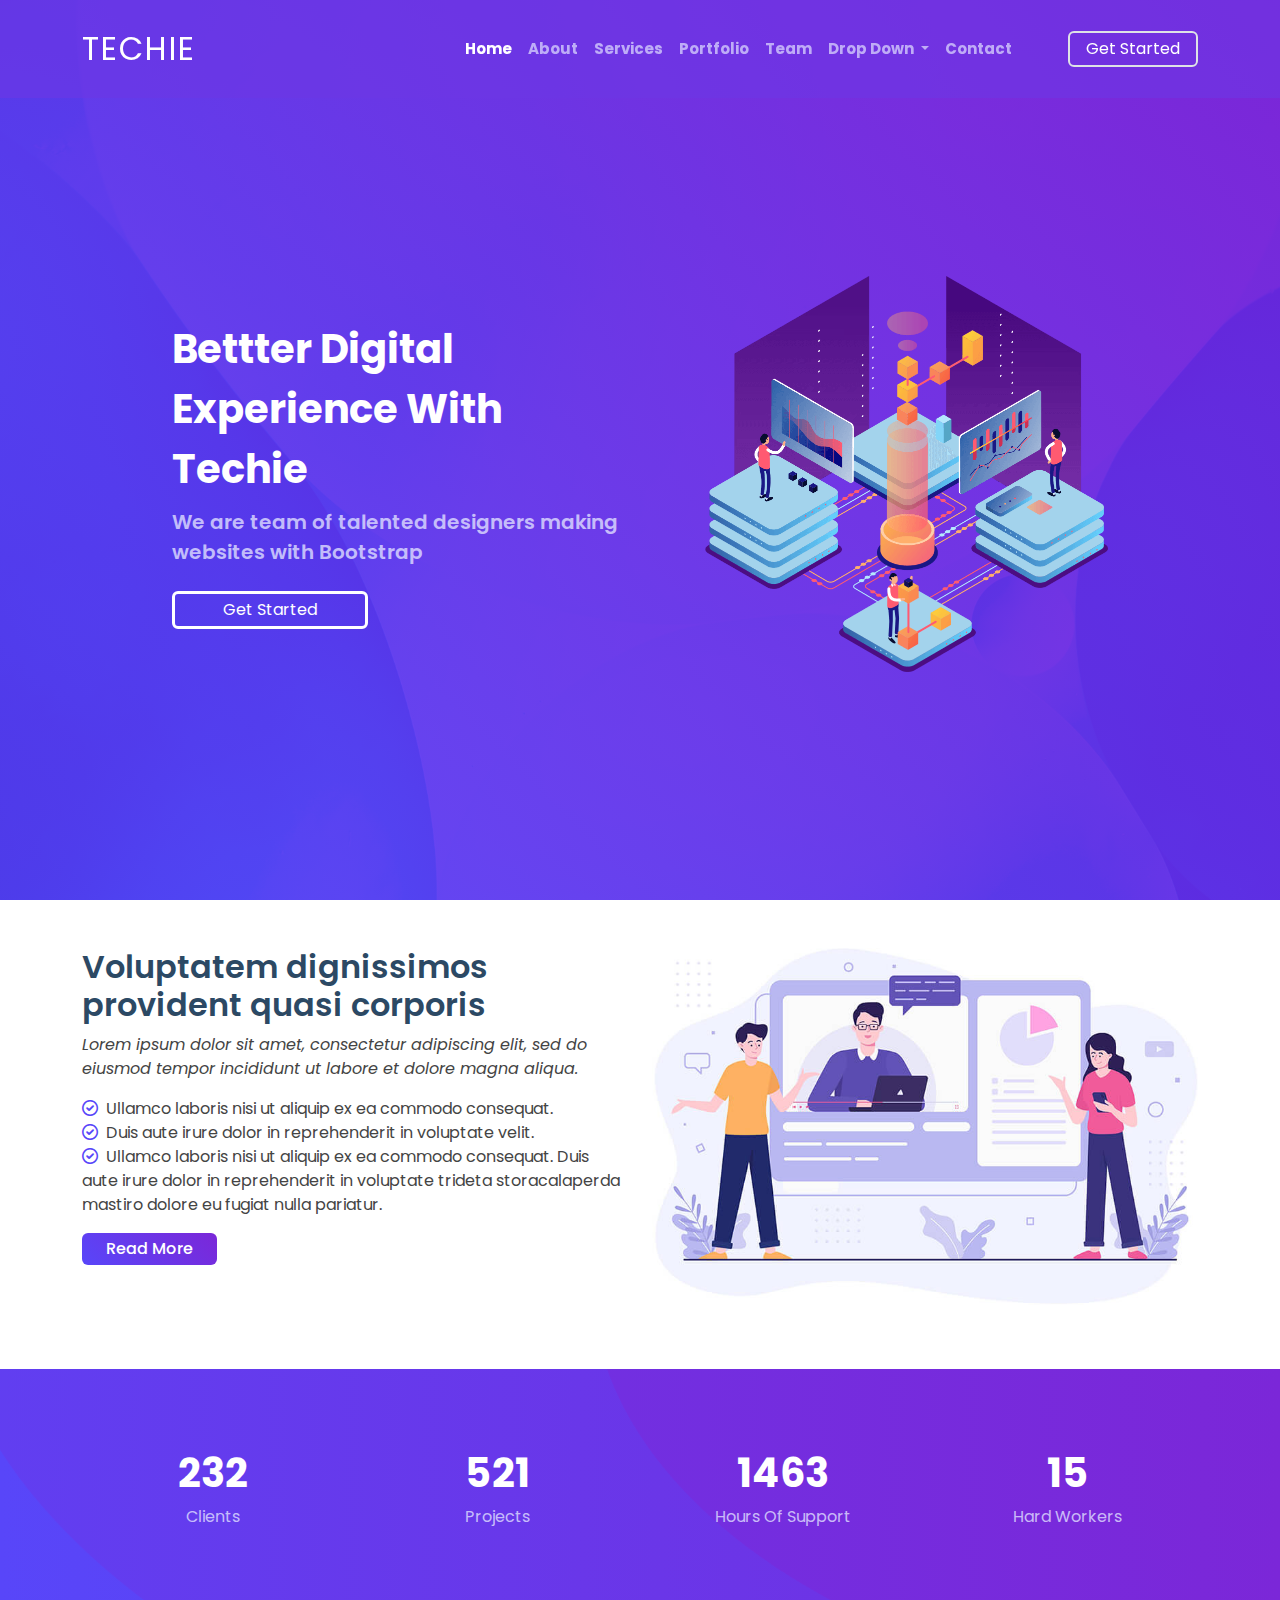
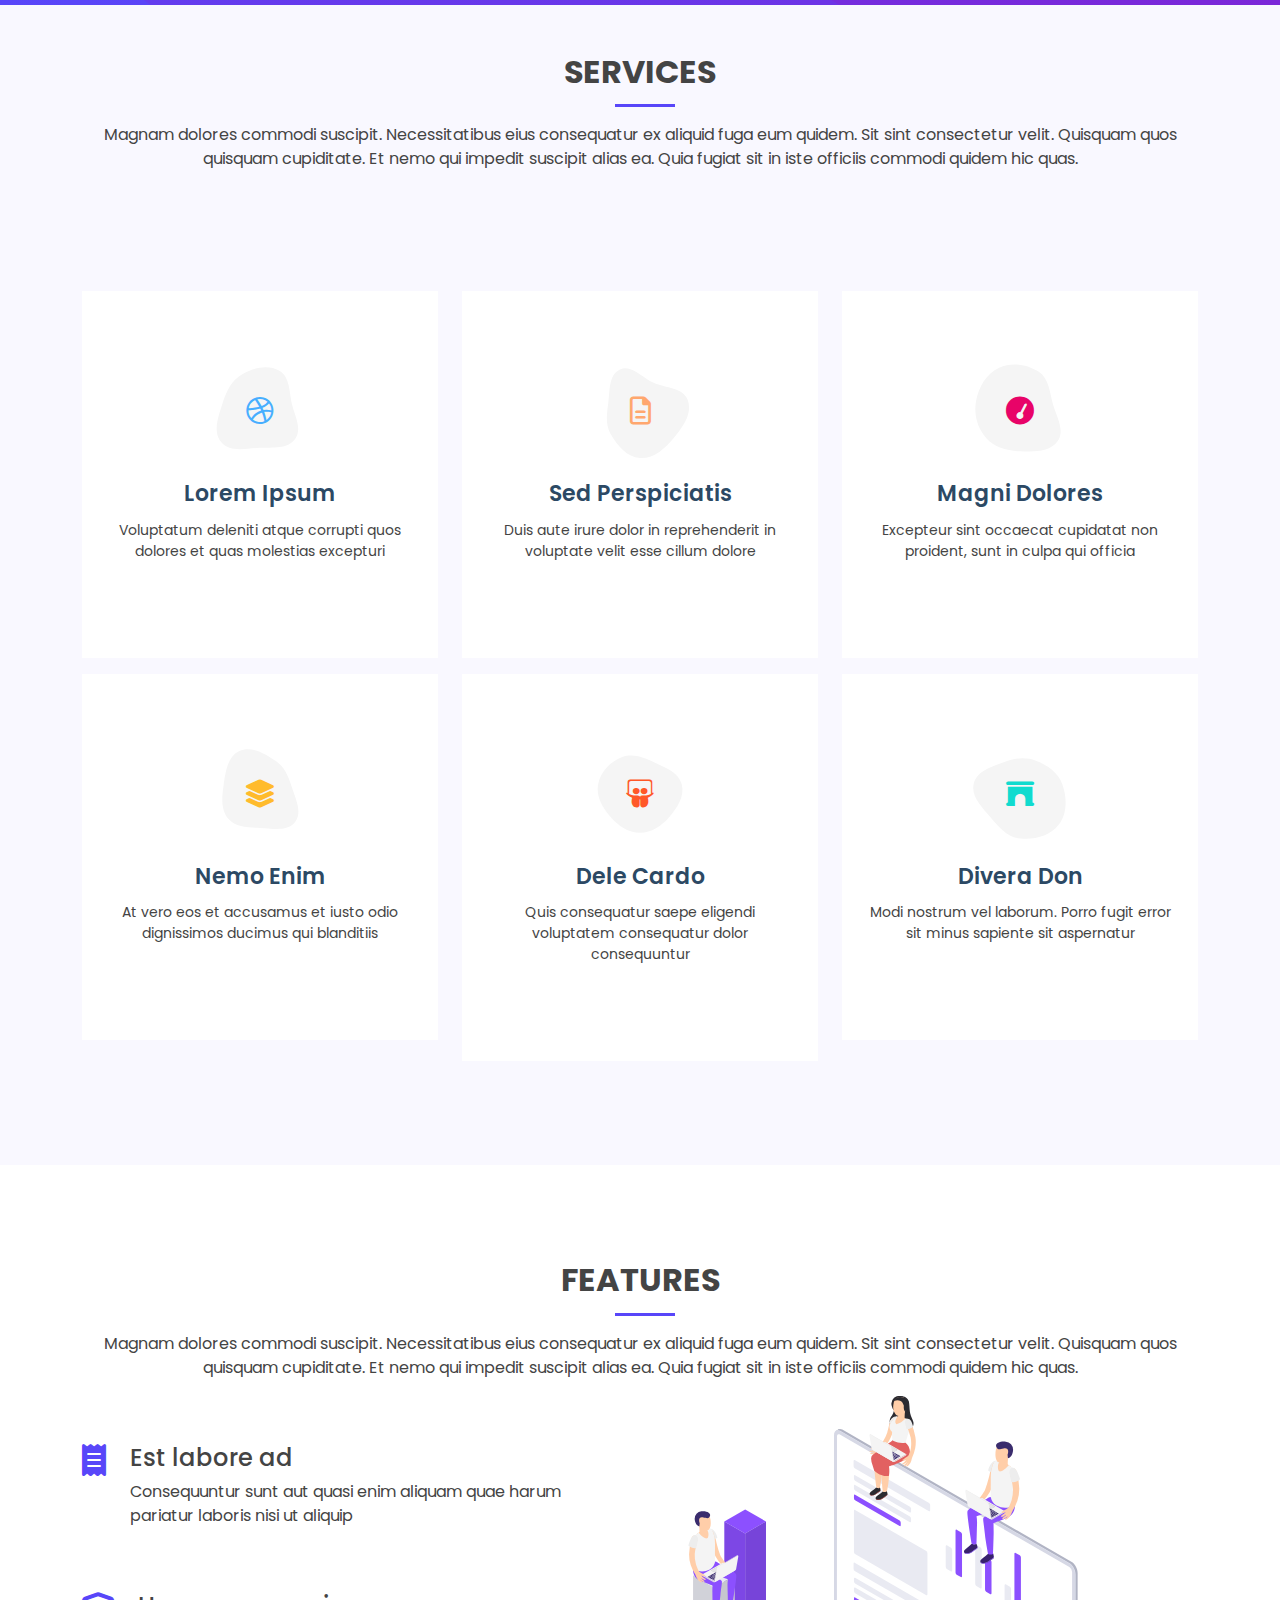
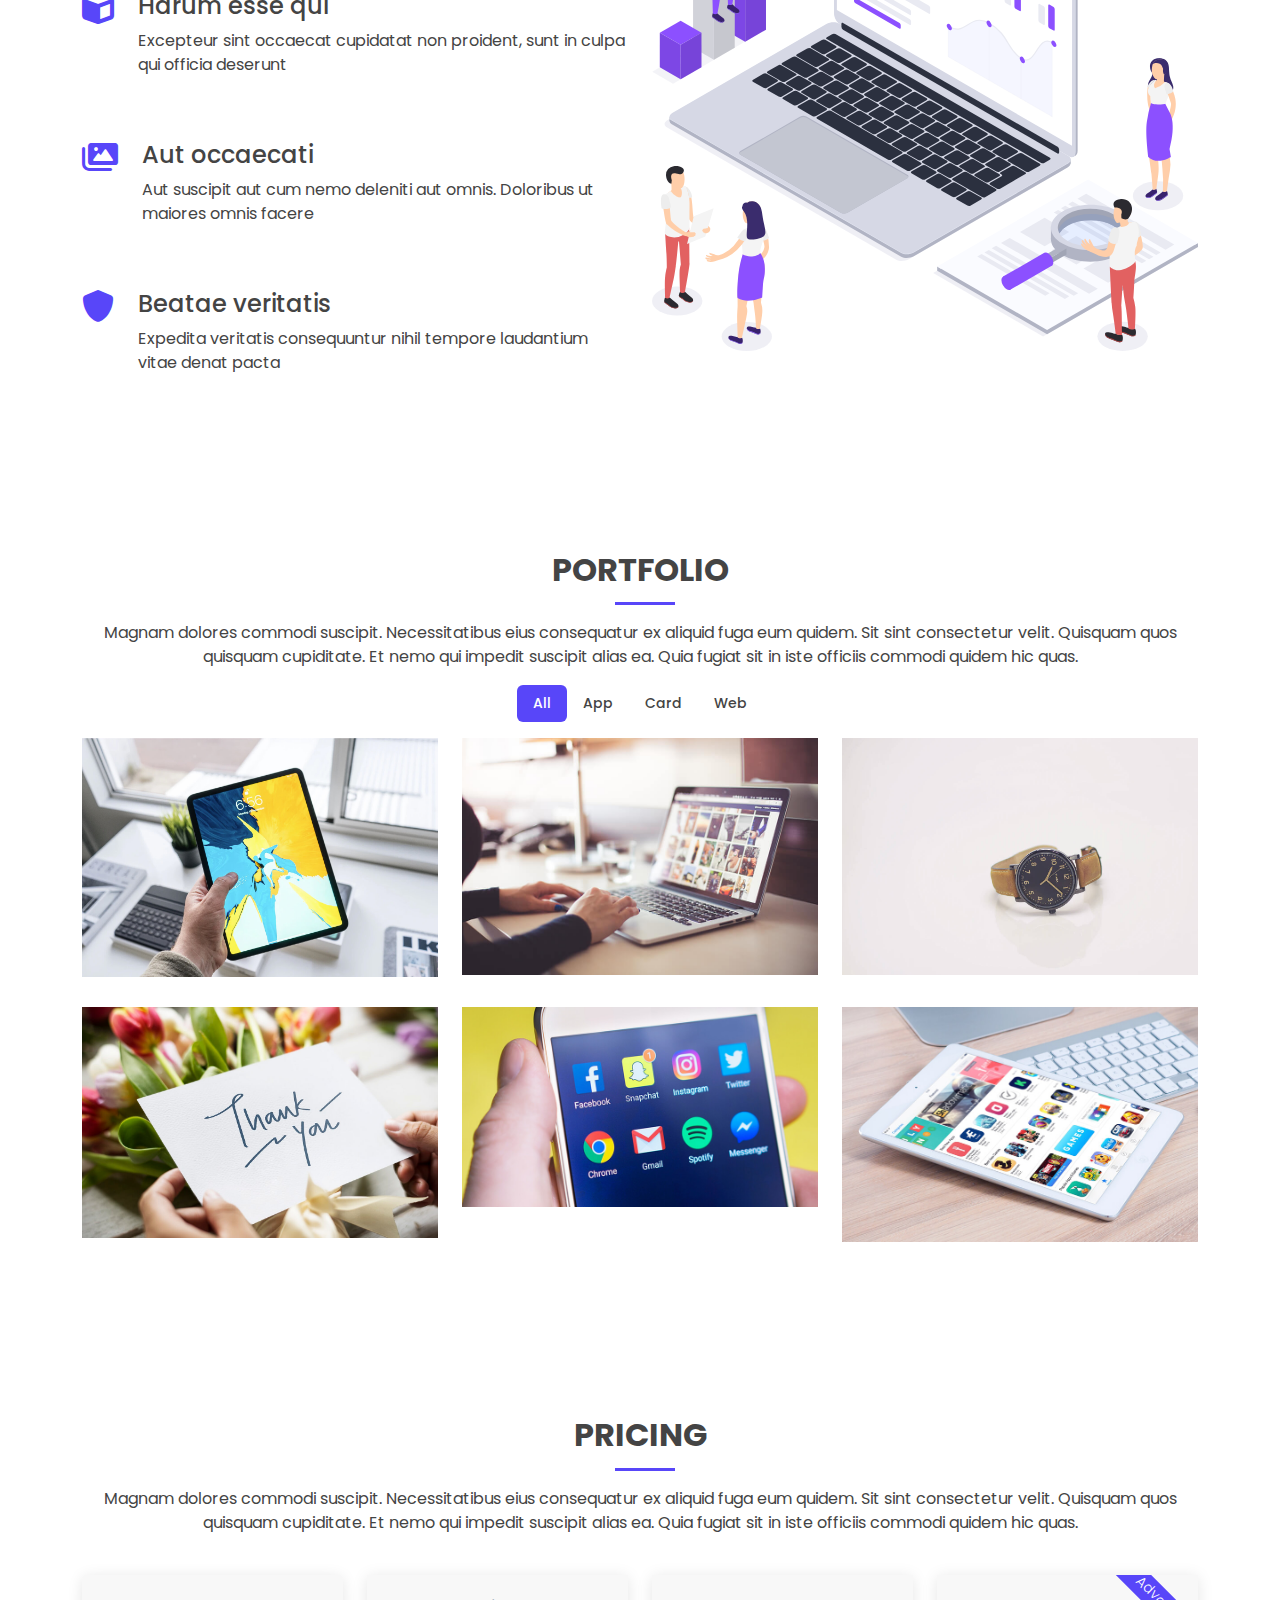
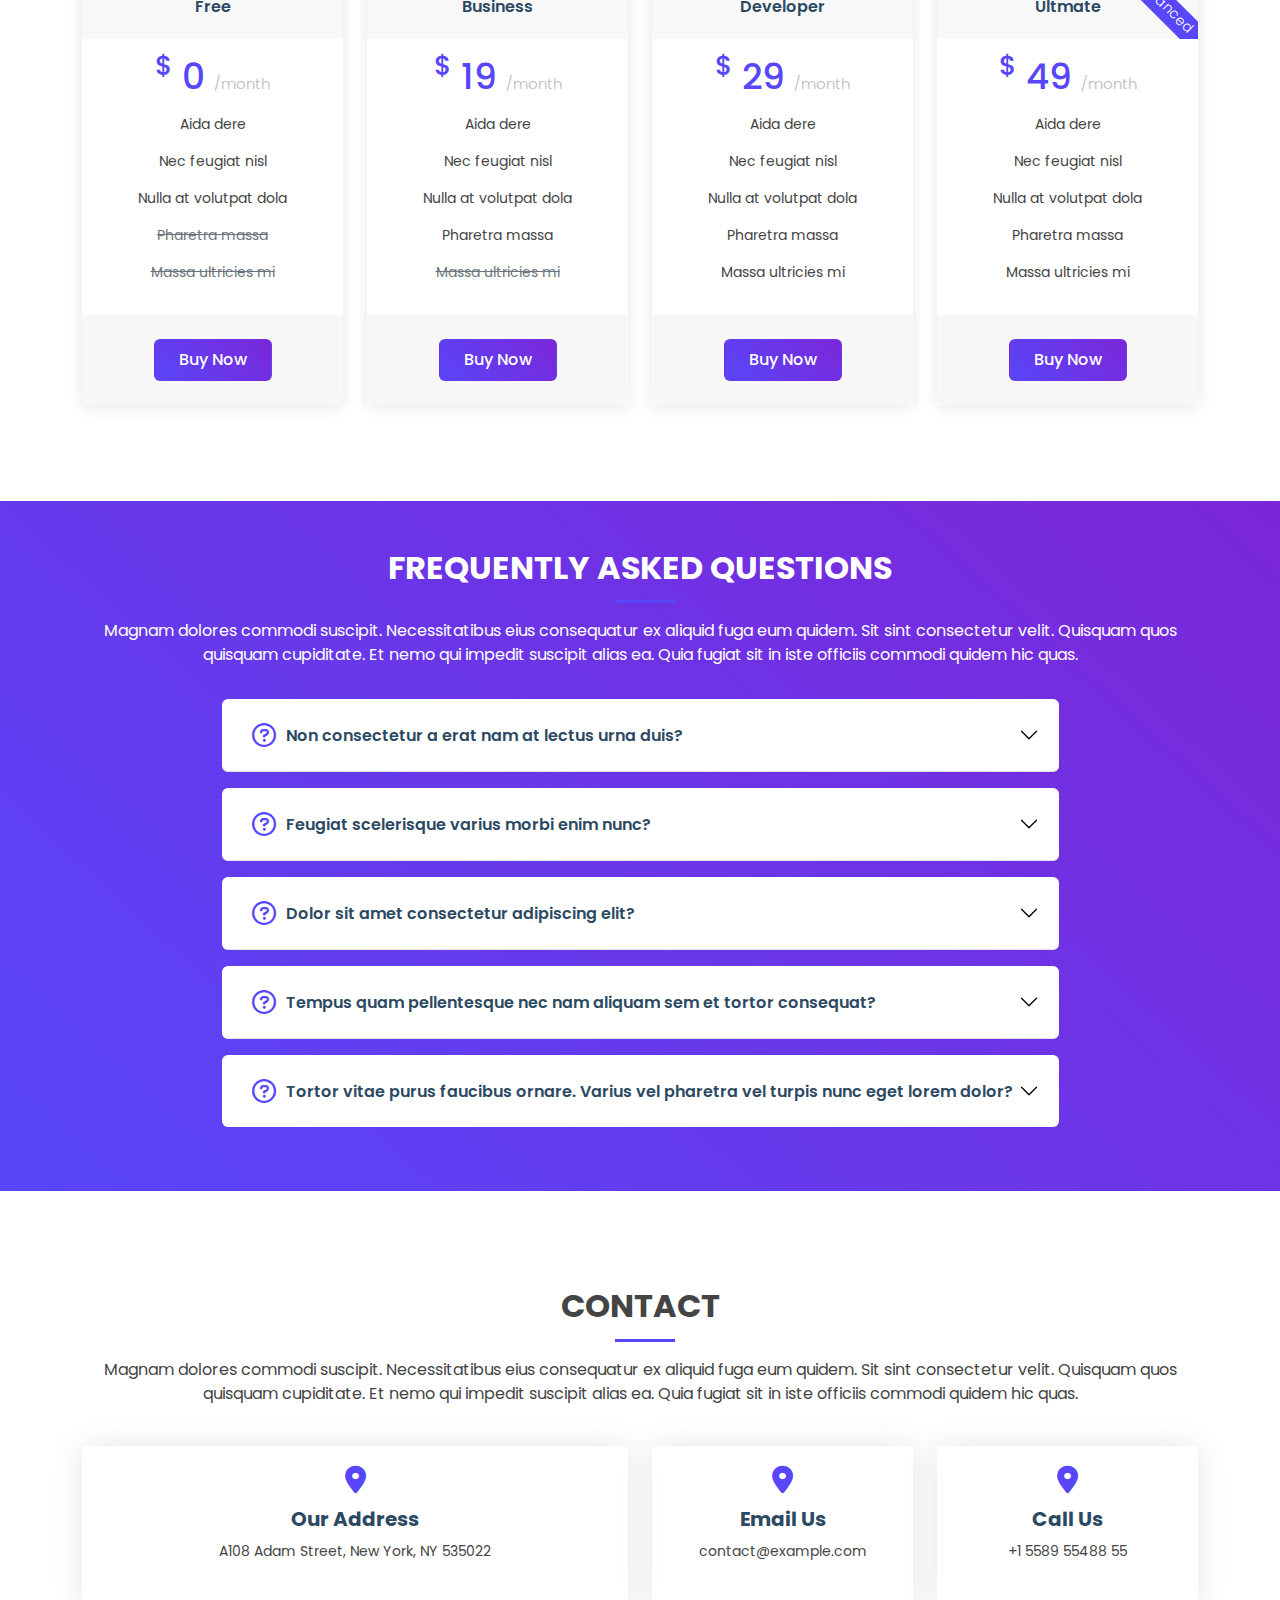
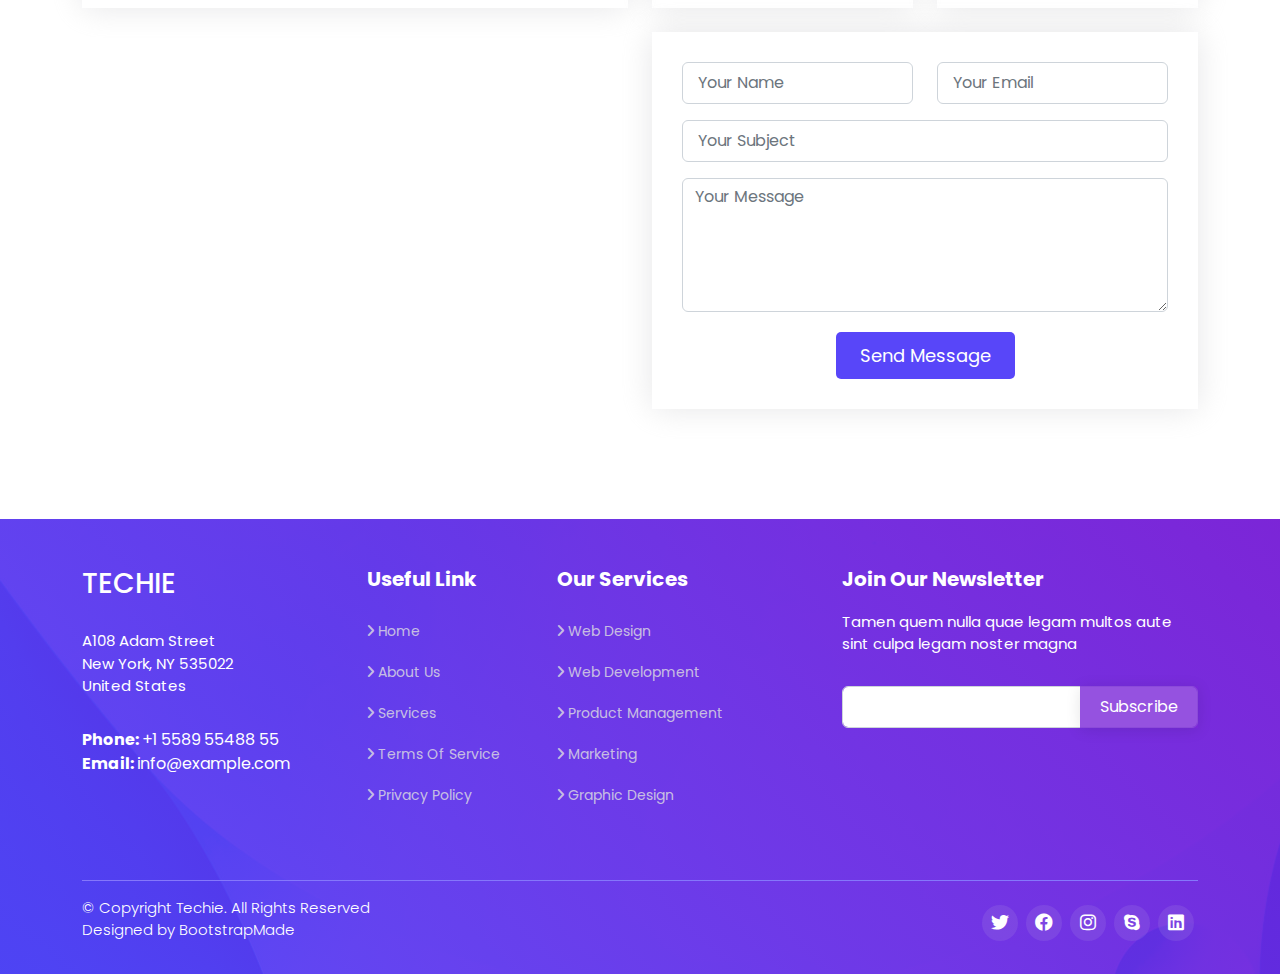
<file: index.html>
<!DOCTYPE html>
<html lang="en">
<head>
    <meta charset="UTF-8">
    <meta http-equiv="X-UA-Compatible" content="IE=edge">
    <meta name="viewport" content="width=device-width, initial-scale=1.0">
    <title>Techie</title>
    <!-- Bootstrap -->
    <link rel="stylesheet" href="Techie/assets/css/bootstrap.min.css">

    <!-- Font awsome -->
    <link rel="stylesheet" href="Techie/assets/css/all.min.css">

    <!-- Custom Css -->
    <link rel="stylesheet" href="Techie/assets/css/style.css">

    <!-- Font Poppins -->
    <link rel="preconnect" href="https://fonts.googleapis.com">
    <link rel="preconnect" href="https://fonts.gstatic.com" crossorigin>
    <link href="https://fonts.googleapis.com/css2?family=Poppins:wght@300;400;500;700&display=swap" rel="stylesheet">

</head>
<body>
 <!-- ####### Start Header Section #######  -->

  <header class="header position-fixed top-0 w-100" id="header">
    <nav class="navbar navbar-expand-lg main-color">
        <div class="container">
          <a class="navbar-brand text-uppercase text-white  fw-500" href="#">techie</a>
          <button class="navbar-toggler" type="button" data-bs-toggle="collapse" data-bs-target="#navbarSupportedContent" aria-controls="navbarSupportedContent" aria-expanded="false" aria-label="Toggle navigation">
            <span class="navbar-toggler-icon"></span>
          </button>
          <div class="collapse navbar-collapse" id="navbarSupportedContent">
            <ul class="navbar-nav ms-auto mb-2 mb-lg-0 text-capitalize fw-bold">
              <li class="nav-item">
                <a class="nav-link" href="#">home</a>
              </li>
              <li class="nav-item">
                <a class="nav-link" href="#">about</a>
              </li>
   
              <li class="nav-item">
                <a class="nav-link" href="#">services</a>
              </li>
   
              <li class="nav-item">
                <a class="nav-link" href="#">portfolio</a>
              </li>
              <li class="nav-item">
                <a class="nav-link" href="#">team</a>
              </li>
   
              <li class="nav-item dropdown">
                <a class="nav-link dropdown-toggle" href="#" role="button" data-bs-toggle="dropdown" aria-expanded="false">
                  Drop down
                </a>
                <ul class="dropdown-menu">
                  <li><a class="dropdown-item" href="#"> Drop down 1</a></li>
                  <li><a class="dropdown-item" href="#"> Drop down 2</a></li>
                  <li><a class="dropdown-item" href="#"> Drop down 3</a></li>
                  <li><a class="dropdown-item" href="#"> Drop down 4</a></li>
   
                </ul>
              </li>
              
              <li class="nav-item">
                <a class="nav-link" href="#">contact</a>
              </li>
            </ul>
        <button type="button" class="ms-5 btn border border-2 px-3 py-1 border-gray  fs-6 text-capitalize  text-white">get started</button>

           
          </div>
        </div>
      </nav>   
  </header>
 <!-- ####### End Header Section #######  -->
 
 <!-- ####### Start Hero Section #######  -->
    
      <section class="hero vh-100  d-flex align-items-center mt-sm-5 mt-lg-0">
          <div class="container-fluid">
              <div class="row justify-content-center align-items-center">
                  <div class="col-xl-5 col-lg-6 pt-5 order-2 order-lg-1">
                     <div class="header-content">
                          <h1 class=" text-capitalize text-white fw-bold w-75 fs-1 lh-base">bettter digital experience with techie</h1>
                          <p class="fw-semibold fs-5 mt-1 text-gray">We are team of talented designers making websites with Bootstrap</p>
                          <button type="button" class="btn border border-3 border-white text-capitalize  text-white mt-2  px-5 py-1">get started</button>
 </div>
                  </div>
                  <div class="col-xl-4 col-lg-6 order-1 order-lg-2 mt-5 ">
                      <img src="Techie/assets/img/hero-img.png" alt="" class="img-fluid animated">
                  </div>
              </div>
     
          </div>
    </section>
 <!-- ####### End Home Section #######  -->

 <!-- ####### Start about Section #######  -->
 <section class="about my-5" id="about">
    <div class="container">
        <div class="row">
            <div class="col-lg-6 ">
                <h3>Voluptatem dignissimos provident quasi corporis</h3>
                <p class="fst-italic">Lorem ipsum dolor sit amet, consectetur adipiscing elit, sed do eiusmod tempor incididunt ut labore et dolore magna aliqua.</p>
                <ul class="list-unstyled">
                    <li> 
                        <i class="fa-regular fa-circle-check main-color me-1"></i>
                        Ullamco laboris nisi ut aliquip ex ea commodo consequat.
                    </li>
                    <li> 
                        <i class="fa-regular fa-circle-check main-color me-1"></i>
                        Duis aute irure dolor in reprehenderit in voluptate velit.
                    </li>
                    <li> 
                        <i class="fa-regular fa-circle-check main-color me-1"></i>
                        Ullamco laboris nisi ut aliquip ex ea commodo consequat. Duis aute irure dolor in reprehenderit in voluptate trideta storacalaperda mastiro dolore eu fugiat nulla pariatur.
                    </li>
                </ul>
            
                <button type="button" class="btn border-0 px-4 py-1 btn-primary btns text-capitalize">read more</button>
            </div>
            <div class="col-lg-6">
                <img src="Techie/assets/img/about.jpg" alt="" class="img-fluid  mb-3">
            </div>
        </div>
    </div>
 </section>
 <!-- ####### End about Section #######  -->

 <!-- ####### start count Section #######  -->
 <section class="count mt-5">
  <div class="container">
    <div class="row">
      <div class="col-lg-3 col-6 text-center">
        <h4 class="fs-1 fw-bold text-white">232</h4>
        <p class="text-gray text-capitalize">clients</p>
      </div>

      <div class="col-lg-3 col-6 text-center">
        <h4 class="fs-1 fw-bold text-white">521</h4>
        <p class="text-gray text-capitalize">projects</p>
      </div>
     
      <div class="col-lg-3 col-6 text-center">
        <h4 class="fs-1 fw-bold text-white">1463</h4>
        <p class="text-gray text-capitalize">hours of support</p>
      </div>

      <div class="col-lg-3 col-6 text-center">
        <h4 class="fs-1 fw-bold text-white">15</h4>
        <p class="text-gray text-capitalize">hard workers</p>
      </div>

      

     
    </div>
  </div>

 </section>
 <!-- ####### end count Section #######  -->

 <!-- ####### start services Section #######  -->
 <section class="services bg-section py-5" id="services">
  <div class="container">
  <div class="title  d-flex align-items-center flex-column">
    <h2 class=" mb-3 pb-3 fw-bold text-uppercase position-relative">services</h2>
    <p class=" text-center">Magnam dolores commodi suscipit. Necessitatibus eius consequatur ex aliquid fuga eum quidem. Sit sint consectetur velit. Quisquam quos quisquam cupiditate. Et nemo qui impedit suscipit alias ea. Quia fugiat sit in iste officiis commodi quidem hic quas.</p>
  </div>

 
    <div class="row my-5 pt-5">
      <div class="col-lg-4 col-md-6 my-2">
        <div class="service-card iconbox-blue d-flex align-items-center flex-column">
        <div class="icon-service  mb-3 d-flex justify-content-center align-items-center position-relative ">
          <svg width="100" height="100" viewBox="0 0 600 600" xmlns="http://www.w3.org/2000/svg" class="position-absolute top-0 start-0"> <path stroke="none" stroke-width="0" fill="#f5f5f5" d="M300,521.0016835830174C376.1290562159157,517.8887921683347,466.0731472004068,529.7835943286574,510.70327084640275,468.03025145048787C554.3714126377745,407.6079735673963,508.03601936045806,328.9844924480964,491.2728898941984,256.3432110539036C474.5976632858925,184.082847569629,479.9380746630129,96.60480741107993,416.23090153303,58.64404602377083C348.86323505073057,18.502131276798302,261.93793281208167,40.57373210992963,193.5410806939664,78.93577620505333C130.42746243093433,114.334589627462,98.30271207620316,179.96522072025542,76.75703585869454,249.04625023123273C51.97151888228291,328.5150500222984,13.704378332031375,421.85034740162234,66.52175969318436,486.19268352777647C119.04800174914682,550.1803526380478,217.28368757567262,524.383925680826,300,521.0016835830174"></path> </svg>
          <i class="fa-brands fa-dribbble position-relative fs-3"></i>
        </div>
        <h4 class="text-capitalize py-1">lorem ipsum</h4>
        <p class="text-center"> Voluptatum deleniti atque corrupti quos dolores et quas molestias excepturi</p>
      </div>
    </div>
    
    
    <div class="col-lg-4 col-md-6  my-2">
      <div class="service-card iconbox-orange d-flex align-items-center flex-column">
      <div class="icon-service  mb-3 d-flex justify-content-center align-items-center position-relative ">
        <svg width="100" height="100" viewBox="0 0 600 600" xmlns="http://www.w3.org/2000/svg" class="position-absolute top-0 start-0"> <path stroke="none" stroke-width="0" fill="#f5f5f5" d="M300,582.0697525312426C382.5290701553225,586.8405444964366,449.9789794690241,525.3245884688669,502.5850820975895,461.55621195738473C556.606425686781,396.0723002908107,615.8543463187945,314.28637112970534,586.6730223649479,234.56875336149918C558.9533121215079,158.8439757836574,454.9685369536778,164.00468322053177,381.49747125262974,130.76875717737553C312.15926192815925,99.40240125094834,248.97055460311594,18.661163978235184,179.8680185752513,50.54337015887873C110.5421016452524,82.52863877960104,119.82277516462835,180.83849132639028,109.12597500060166,256.43424936330496C100.08760227029461,320.3096726198365,92.17705696193138,384.0621239912766,124.79988738764834,439.7174275375508C164.83382741302287,508.01625554203684,220.96474134820875,577.5009287672846,300,582.0697525312426"></path></svg>
        <i class="fa-regular fa-file-lines position-relative fs-3"></i>
      </div>
      <h4 class="text-capitalize py-1">sed perspiciatis</h4>
      <p class="text-center"> Duis aute irure dolor in reprehenderit in voluptate velit esse cillum dolore</p>
    </div>  
  </div>

    <div class="col-lg-4 col-md-6 my-2">
      <div class="service-card iconbox-pink d-flex align-items-center flex-column">
      <div class="icon-service  mb-3 d-flex justify-content-center align-items-center position-relative ">
        <svg width="100" height="100" viewBox="0 0 600 600" xmlns="http://www.w3.org/2000/svg" class="position-absolute top-0 start-0"> <path stroke="none" stroke-width="0" fill="#f5f5f5" d="M300,541.5067337569781C382.14930387511276,545.0595476570109,479.8736841581634,548.3450877840088,526.4010558755058,480.5488172755941C571.5218469581645,414.80211281144784,517.5187510058486,332.0715597781072,496.52539010469104,255.14436215662573C477.37192572678356,184.95920475031193,473.57363656557914,105.61284051026155,413.0603344069578,65.22779650032875C343.27470386102294,18.654635553484475,251.2091493199835,5.337323636656869,175.0934190732945,40.62881213300186C97.87086631185822,76.43348514350839,51.98124368387456,156.15599469081315,36.44837278890362,239.84606092416172C21.716077023791087,319.22268207091537,43.775223500013084,401.1760424656574,96.891909868211,461.97329694683043C147.22146801428983,519.5804099606455,223.5754009179313,538.201503339737,300,541.5067337569781"></path></svg>
        <i class="fa-solid fa-gauge-simple-high position-relative fs-3"></i>
      </div>
      <h4 class="text-capitalize py-1">magni dolores</h4>
      <p class="text-center"> Excepteur sint occaecat cupidatat non proident, sunt in culpa qui officia</p>
    </div>  
  </div>


    <div class="col-lg-4 col-md-6 my-2">
      <div class="service-card iconbox-yellow d-flex align-items-center flex-column">
      <div class="icon-service  mb-3 d-flex justify-content-center align-items-center position-relative ">
        <svg width="100" height="100" viewBox="0 0 600 600" xmlns="http://www.w3.org/2000/svg" class="position-absolute top-0 start-0"> <path stroke="none" stroke-width="0" fill="#f5f5f5" d="M300,503.46388370962813C374.79870501325706,506.71871716319447,464.8034551963731,527.1746412648533,510.4981551193396,467.86667711651364C555.9287308511215,408.9015244558933,512.6030010748507,327.5744911775523,490.211057578863,256.5855673507754C471.097692560561,195.9906835881958,447.69079081568157,138.11976852964426,395.19560036434837,102.3242989838813C329.3053358748298,57.3949838291264,248.02791733380457,8.279543830951368,175.87071277845988,42.242879143198664C103.41431057327972,76.34704239035025,93.79494320519305,170.9812938413882,81.28167332365135,250.07896920659033C70.17666984294237,320.27484674793965,64.84698225790005,396.69656628748305,111.28512138212992,450.4950937839243C156.20124167950087,502.5303643271138,231.32542653798444,500.4755392045468,300,503.46388370962813"></path></svg>
        <i class="fa-solid fa-layer-group position-relative fs-3"></i>
      </div>
      <h4 class="text-capitalize py-1">nemo enim</h4>
      <p class="text-center"> At vero eos et accusamus et iusto odio dignissimos ducimus qui blanditiis</p>
    </div>  
    </div>

    <div class="col-lg-4 col-md-6 my-2">
      <div class="service-card iconbox-oranged d-flex align-items-center flex-column">
      <div class="icon-service  mb-3 d-flex justify-content-center align-items-center position-relative ">
        <svg width="100" height="100" viewBox="0 0 600 600" xmlns="http://www.w3.org/2000/svg" class="position-absolute top-0 start-0"> <path stroke="none" stroke-width="0" fill="#f5f5f5" d="M300,532.3542879108572C369.38199826031484,532.3153073249985,429.10787420159085,491.63046689027357,474.5244479745417,439.17860296908856C522.8885846962883,383.3225815378663,569.1668002868075,314.3205725914397,550.7432151929288,242.7694973846089C532.6665558377875,172.5657663291529,456.2379748765914,142.6223662098291,390.3689995646985,112.34683881706744C326.66090330228417,83.06452184765237,258.84405631176094,53.51806209861945,193.32584062364296,78.48882559362697C121.61183558270385,105.82097193414197,62.805066853699245,167.19869350419734,48.57481801355237,242.6138429142374C34.843463184063346,315.3850353017275,76.69343916112496,383.4422959591041,125.22947124332185,439.3748458443577C170.7312796277747,491.8107796887764,230.57421082200815,532.3932930995766,300,532.3542879108572"></path></svg>
        <i class="fa-brands fa-slideshare position-relative fs-3"></i>
      </div>
      <h4 class="text-capitalize py-1">dele cardo</h4>
      <p class="text-center"> Quis consequatur saepe eligendi voluptatem consequatur dolor consequuntur</p>
    </div>  
    </div>


<div class="col-lg-4 col-md-6 my-2 ">
  <div class="service-card iconbox-teal d-flex align-items-center flex-column">
  <div class="icon-service  mb-3 d-flex justify-content-center align-items-center position-relative ">
    <svg width="100" height="100" viewBox="0 0 600 600" xmlns="http://www.w3.org/2000/svg" class="position-absolute top-0 start-0"> <path stroke="none" stroke-width="0" fill="#f5f5f5" d="M300,566.797414625762C385.7384707136149,576.1784315230908,478.7894351017131,552.8928747891023,531.9192734346935,484.94944893311C584.6109503024035,417.5663521118492,582.489472248146,322.67544863468447,553.9536738515405,242.03673114598146C529.1557734026468,171.96086150256528,465.24506316201064,127.66468636344209,395.9583748389544,100.7403814666027C334.2173773831606,76.7482773500951,269.4350130405921,84.62216499799875,207.1952322260088,107.2889140133804C132.92018162631612,134.33871894543012,41.79353780512637,160.00259165414826,22.644507872594943,236.69541883565114C3.319112789854554,314.0945973066697,72.72355303640163,379.243833228382,124.04198916343866,440.3218312028393C172.9286146004772,498.5055451809895,224.45579914871206,558.5317968840102,300,566.797414625762"></path></svg>
    <i class="fa-solid fa-archway position-relative fs-3"></i>
  </div>
  <h4 class="text-capitalize py-1">divera don</h4>
  <p class="text-center"> Modi nostrum vel laborum. Porro fugit error sit minus sapiente sit aspernatur</p>
</div>  
</div>


  </div>
  </div>
  
 </section>
 <!-- ####### end services Section #######  -->

   
 <!-- ####### start Features Section #######  -->
 <section class="features mt-5 py-5" id="features">
  <div class="container">
    <div class="title  d-flex align-items-center flex-column">
      <h2 class=" mb-3 pb-3 fw-bold text-uppercase  position-relative">features</h2>
      <p class=" text-center">Magnam dolores commodi suscipit. Necessitatibus eius consequatur ex aliquid fuga eum quidem. Sit sint consectetur velit. Quisquam quos quisquam cupiditate. Et nemo qui impedit suscipit alias ea. Quia fugiat sit in iste officiis commodi quidem hic quas.</p>
    </div>

    <div class="row">
      <div class="col-lg-6">
        <ul class="feature-list list-unstyled">
          <li class="d-flex mt-5 align-items-start">
            <i class="fs-2 main-color fa-solid fa-receipt"></i>
            <div class="details  ms-4">
              <h4>Est labore ad</h4>
              <p>Consequuntur sunt aut quasi enim aliquam quae harum pariatur laboris nisi ut aliquip</p>
            </div>
          </li>

          <li class="d-flex mt-5 align-items-start">
            <i class="fs-2 main-color fa-solid fa-cube"></i>
            <div class="details  ms-4">
              <h4>Harum esse qui</h4>
              <p>Excepteur sint occaecat cupidatat non proident, sunt in culpa qui officia deserunt</p>
            </div>
          </li>

          <li class="d-flex mt-5 align-items-start">
            <i class="fs-2 main-color fa-solid fa-images"></i>
            <div class="details  ms-4">
              <h4>Aut occaecati</h4>
              <p>Aut suscipit aut cum nemo deleniti aut omnis. Doloribus ut maiores omnis facere</p>
            </div>
          </li>

          <li class="d-flex mt-5 align-items-start">
            <i class="fs-2 main-color fa-solid fa-shield"></i>
            <div class="details  ms-4">
              <h4>Beatae veritatis</h4>
              <p>Expedita veritatis consequuntur nihil tempore laudantium vitae denat pacta</p>
            </div>
          </li>

        </ul>
      </div>
      <div class="col-lg-6">
        <img src="Techie/assets/img/features.svg" alt="" >
      </div>
    </div>
  </div>
  </section>
 <!-- ####### end Features Section #######  -->


 <!-- ####### Start portfolio Section #######  -->
 <section class="portfolio  py-5 my-5" id="portfolio">
    <div class="container">
        <div class="title  d-flex align-items-center flex-column">
          <h2 class=" mb-3 pb-3 fw-bold text-uppercase position-relative">portfolio</h2>
          <p class=" text-center">Magnam dolores commodi suscipit. Necessitatibus eius consequatur ex aliquid fuga eum quidem. Sit sint consectetur velit. Quisquam quos quisquam cupiditate. Et nemo qui impedit suscipit alias ea. Quia fugiat sit in iste officiis commodi quidem hic quas.</p>
        </div>
        <ul class="nav nav-pills mb-3 d-flex justify-content-center" id="pills-tab" role="tablist">
          <li class="nav-item " role="presentation">
            <button class="nav-link active text-capitalize" id="pills-all-tab" data-bs-toggle="pill" data-bs-target="#pills-all" type="button" role="tab" aria-controls="pills-all" aria-selected="true">all</button>
          </li>
          <li class="nav-item" role="presentation">
            <button class="nav-link text-capitalize" id="pills-app-tab" data-bs-toggle="pill" data-bs-target="#pills-app" type="button" role="tab" aria-controls="pills-app" aria-selected="false">app</button>
          </li>
          <li class="nav-item" role="presentation">
            <button class="nav-link text-capitalize" id="pills-card-tab" data-bs-toggle="pill" data-bs-target="#pills-card" type="button" role="tab" aria-controls="pills-card" aria-selected="false">card</button>
          </li>
          <li class="nav-item" role="presentation">
            <button class="nav-link text-capitalize" id="pills-web-tab" data-bs-toggle="pill" data-bs-target="#pills-web" type="button" role="tab" aria-controls="pills-web" aria-selected="false">web</button>
          </li>
        </ul>
        <div class="tab-content" id="pills-tabContent">
          <div class="tab-pane fade show active" id="pills-all" role="tabpanel" aria-labelledby="pills-home-tab" tabindex="0">
            <div class="row position-relative">
              

              <div class="col-lg-4 col-md-6  portfolio-item">
                <div class="image-wrap  position-relative text-white">
                  <img src="Techie/assets/img/portfolio-2.jpg" alt="" class="img-fluid">
                  <div class="portfolio-overlay position-absolute top-0 start-0  w-100 h-100 d-flex align-items-center flex-column justify-content-center">
                    <div class="portfolio-info text-center">
                      <h4 class="text-capitalize">web 3</h4>
                      <p class="text-uppercase">web</p>
                    </div>
                    <div class="portfolio-link">
                      <i class="fa-solid fa-plus"></i>
                      <i class="fa-solid fa-link"></i>
                    </div>

                  </div>
                </div>
              </div>

              <div class="col-lg-4 col-md-6  portfolio-item">
                <div class="image-wrap  position-relative text-white">
                  <img src="Techie/assets/img/portfolio-8.jpg" alt="" class="img-fluid">
                  <div class="portfolio-overlay position-absolute top-0 start-0  w-100 h-100 d-flex align-items-center flex-column justify-content-center">
                    <div class="portfolio-info text-center">
                      <h4 class="text-capitalize">card 1</h4>
                      <p class="text-uppercase">card</p>
                    </div>
                    <div class="portfolio-link">
                      <i class="fa-solid fa-plus"></i>
                      <i class="fa-solid fa-link"></i>
                    </div>

                  </div>
                </div>
              </div>

              <div class="col-lg-4 col-md-6  portfolio-item d-sm-block">
                <div class="image-wrap  position-relative text-white">
                  <img src="Techie/assets/img/portfolio-9.jpg" alt="" class="img-fluid">
                  <div class="portfolio-overlay position-absolute top-0 start-0  w-100 h-100 d-flex align-items-center flex-column justify-content-center">
                    <div class="portfolio-info text-center">
                      <h4 class="text-capitalize">web 3</h4>
                      <p class="text-uppercase">web</p>
                    </div>
                    <div class="portfolio-link">
                      <i class="fa-solid fa-plus"></i>
                      <i class="fa-solid fa-link"></i>
                    </div>

                  </div>
                </div>
              </div>

              <div class="col-lg-4 col-md-6  portfolio-item">
                <div class="image-wrap  position-relative text-white">
                  <img src="Techie/assets/img/portfolio-7.jpg" alt="" class="img-fluid">
                  <div class="portfolio-overlay position-absolute top-0 start-0  w-100 h-100 d-flex align-items-center flex-column justify-content-center">
                    <div class="portfolio-info text-center">
                      <h4 class="text-capitalize">card 1</h4>
                      <p class="text-uppercase">card</p>
                    </div>
                    <div class="portfolio-link">
                      <i class="fa-solid fa-plus"></i>
                      <i class="fa-solid fa-link"></i>
                    </div>

                  </div>
                </div>
              </div>

              <div class="col-lg-4 col-md-6  portfolio-item">
                <div class="image-wrap  position-relative text-white">
                  <img src="Techie/assets/img/portfolio-3.jpg" alt="" class="img-fluid">
                  <div class="portfolio-overlay position-absolute top-0 start-0  w-100 h-100 d-flex align-items-center flex-column justify-content-center">
                    <div class="portfolio-info text-center">
                      <h4 class="text-capitalize">app 2</h4>
                      <p class="text-uppercase">app</p>
                    </div>
                    <div class="portfolio-link">
                      <i class="fa-solid fa-plus"></i>
                      <i class="fa-solid fa-link"></i>
                    </div>

                  </div>
                </div>
              </div>

              <div class="col-lg-4 col-md-6  portfolio-item">
                <div class="image-wrap  position-relative text-white">
                  <img src="Techie/assets/img/portfolio-4.jpg" alt="" class="img-fluid">
                  <div class="portfolio-overlay position-absolute top-0 start-0  w-100 h-100 d-flex align-items-center flex-column justify-content-center">
                    <div class="portfolio-info text-center">
                      <h4 class="text-capitalize">card 2</h4>
                      <p class="text-uppercase">card</p>
                    </div>
                    <div class="portfolio-link">
                      <i class="fa-solid fa-plus"></i>
                      <i class="fa-solid fa-link"></i>
                    </div>

                  </div>
                </div>
              </div>

            </div>
            
          </div>
          <div class="tab-pane fade" id="pills-app" role="tabpanel" aria-labelledby="pills-app-tab" tabindex="0">
            <div class="container">
              <div class="row mt-4">
                <div class="col-lg-4 col-md-6  portfolio-item ">
                  <div class="image-wrap">
                    <img src="Techie/assets/img/portfolio-1.jpg" alt="" class="img-fluid">
                  </div>
                </div>

                <div class="col-lg-4 col-md-6  portfolio-item ">
                  <div class="image-wrap">
                    <img src="Techie/assets/img/portfolio-3.jpg" alt="" class="img-fluid">
                  </div>
                </div>

                <div class="col-lg-4 col-md-6  portfolio-item ">
                  <div class="image-wrap">
                    <img src="Techie/assets/img/portfolio-6.jpg" alt="" class="img-fluid">
                  </div>
                </div>
              </div>
            </div>
          </div>
          <div class="tab-pane fade" id="pills-card" role="tabpanel" aria-labelledby="pills-card-tab" tabindex="0">
            <div class="container">
              <div class="row mt-4">
                <div class="col-lg-4 col-md-6  portfolio-item ">
                  <div class="image-wrap">
                    <img src="Techie/assets/img/portfolio-4.jpg" alt="" class="img-fluid">
                  </div>
                </div>

                <div class="col-lg-4 col-md-6  portfolio-item ">
                  <div class="image-wrap">
                    <img src="Techie/assets/img/portfolio-7.jpg" alt="" class="img-fluid">
                  </div>
                </div>

                <div class="col-lg-4 col-md-6  portfolio-item ">
                  <div class="image-wrap">
                    <img src="Techie/assets/img/portfolio-8.jpg" alt="" class="img-fluid">
                  </div>
                </div>
              </div>
            </div>
          </div>
          <div class="tab-pane fade" id="pills-web" role="tabpanel" aria-labelledby="pills-web-tab" tabindex="0">

            <div class="container">
              <div class="row mt-4">
                <div class="col-lg-4 col-md-6  portfolio-item ">
                  <div class="image-wrap">
                    <img src="Techie/assets/img/portfolio-2.jpg" alt="" class="img-fluid">
                  </div>
                </div>

                <div class="col-lg-4 col-md-6  portfolio-item ">
                  <div class="image-wrap">
                    <img src="Techie/assets/img/portfolio-5.jpg" alt="" class="img-fluid">
                  </div>
                </div>

                <div class="col-lg-4 col-md-6  portfolio-item ">
                  <div class="image-wrap">
                    <img src="Techie/assets/img/portfolio-9.jpg" alt="" class="img-fluid">
                  </div>
                </div>
              </div>
            </div>
          </div>
        </div>

    </div>
  </section>
 <!-- ####### End portfolio Section #######  -->

 <!--  ####### Start price card Section ####### -->
 <section class="price my-5 py-5" id="price">
  <div class="container">
      <div class="title  d-flex align-items-center flex-column">
        <h2 class=" mb-3 pb-3 fw-bold text-uppercase position-relative">pricing</h2>
        <p class=" text-center">Magnam dolores commodi suscipit. Necessitatibus eius consequatur ex aliquid fuga eum quidem. Sit sint consectetur velit. Quisquam quos quisquam cupiditate. Et nemo qui impedit suscipit alias ea. Quia fugiat sit in iste officiis commodi quidem hic quas.</p>
      </div>
      <div class="row">
          <div class="col-lg-3 col-md-6 mt-4">
            <div class="card text-center border-0 rounded-top-0">
              <div class="card-header text-capitalize border-bottom-0">free</div>
              <h4 class="price-item main-color my-3">
                <sup>$</sup>
                0
                <span>/month</span>
              </h4>
              <ul class="list-unstyled">
                <li>Aida dere</li>
                <li>Nec feugiat nisl</li>
                <li>Nulla at volutpat dola</li>
                <li class="text-decoration-line-through text-muted">Pharetra massa</li>
                <li class="text-decoration-line-through text-muted">Massa ultricies mi</li>
              </ul>
              <div class="card-footer border-top-0 py-4">
                <button class="btn btns text-white px-4 py-2 text-capitalize">buy now</button>
              </div>
            </div>
          </div>

          <div class="col-lg-3 col-md-6 mt-4">
            <div class="card text-center border-0 rounded-0">
              <div class="card-header text-capitalize border-bottom-0 rounded-0">business</div>
              <h4 class="price-item main-color my-3">
                <sup>$</sup>
                19
                <span>/month</span>
              </h4>
              <ul class="list-unstyled">
                <li>Aida dere</li>
                <li>Nec feugiat nisl</li>
                <li>Nulla at volutpat dola</li>
                <li>Pharetra massa</li>
                <li class="text-decoration-line-through text-muted">Massa ultricies mi</li>
              </ul>
              <div class="card-footer border-top-0 py-4">
                <button class="btn btns text-white px-4 py-2 text-capitalize">buy now</button>
              </div>
            </div>
          </div>

          <div class="col-lg-3 col-md-6 mt-4">
            <div class="card text-center border-0 rounded-0">
              <div class="card-header text-capitalize border-bottom-0 rounded-0">developer</div>
              <h4 class="price-item main-color my-3">
                <sup>$</sup>
                29
                <span>/month</span>
              </h4>
              <ul class="list-unstyled">
                <li>Aida dere</li>
                <li>Nec feugiat nisl</li>
                <li>Nulla at volutpat dola</li>
                <li>Pharetra massa</li>
                <li>Massa ultricies mi</li>
              </ul>
              <div class="card-footer border-top-0 py-4">
                <button class="btn btns text-white px-4 py-2 text-capitalize">buy now</button>
              </div>
            </div>
          </div>

          <div class="col-lg-3 col-md-6 mt-4">
            <div class="card text-center border-0 rounded-0">
              <div class="card-header text-capitalize border-bottom-0 rounded-0 ultmate position-relative">
                <span class="advance">advanced</span>
                ultmate
              </div>
              <h4 class="price-item main-color my-3">
                <sup>$</sup>
                49
                <span>/month</span>
              </h4>
              <ul class="list-unstyled">
                <li>Aida dere</li>
                <li>Nec feugiat nisl</li>
                <li>Nulla at volutpat dola</li>
                <li>Pharetra massa</li>
                <li>Massa ultricies mi</li>
              </ul>
              <div class="card-footer border-top-0 py-4">
                <button class="btn btns text-white px-4 py-2 text-capitalize">buy now</button>
              </div>
            </div>
          </div>
      </div>
    </div>
 </section>
<!--  ####### End price card Section #######  -->

<!--  ####### Start FAQ Section #######  -->
<section class="faq my-5 py-5" id="faq">
  <div class="container">
        <div class="title  d-flex align-items-center flex-column">
          <h2 class=" mb-3 pb-3 fw-bold text-uppercase position-relative">frequently asked questions</h2>
          <p class=" text-center">Magnam dolores commodi suscipit. Necessitatibus eius consequatur ex aliquid fuga eum quidem. Sit sint consectetur velit. Quisquam quos quisquam cupiditate. Et nemo qui impedit suscipit alias ea. Quia fugiat sit in iste officiis commodi quidem hic quas.</p>
        </div>

        <div class="accordion accordion-flush d-flex align-items-center flex-column mt-3" id="accordionFlushExample">
          <div class="accordion-item mb-3 w-75 py-2 rounded">
            <h2 class="accordion-header" id="flush-headingOne">
              <button class="accordion-button collapsed shadow-none bg-transparent" type="button" data-bs-toggle="collapse" data-bs-target="#flush-collapseOne" aria-expanded="false" aria-controls="flush-collapseOne">
                <i class="fa-regular fa-circle-question"></i>
                Non consectetur a erat nam at lectus urna duis?
              </button>
            </h2>
            <div id="flush-collapseOne" class="accordion-collapse collapse" aria-labelledby="flush-headingOne" data-bs-parent="#accordionFlushExample">
              <div class="accordion-body">Feugiat pretium nibh ipsum consequat. Tempus iaculis urna id volutpat lacus laoreet non curabitur gravida. Venenatis lectus magna fringilla urna porttitor rhoncus dolor purus non.</div>
            </div>
          </div>
          <div class="accordion-item mb-3 w-75 py-2 rounded ">
            <h2 class="accordion-header" id="flush-headingTwo">
              <button class="accordion-button collapsed shadow-none bg-transparent" type="button" data-bs-toggle="collapse" data-bs-target="#flush-collapseTwo" aria-expanded="false" aria-controls="flush-collapseTwo">
                <i class="fa-regular fa-circle-question"></i>
                
                Feugiat scelerisque varius morbi enim nunc?
              </button>
            </h2>
            <div id="flush-collapseTwo" class="accordion-collapse collapse" aria-labelledby="flush-headingTwo" data-bs-parent="#accordionFlushExample">
              <div class="accordion-body">Dolor sit amet consectetur adipiscing elit pellentesque habitant morbi. Id interdum velit laoreet id donec ultrices. Fringilla phasellus faucibus scelerisque eleifend donec pretium. Est pellentesque elit ullamcorper dignissim. Mauris ultrices eros in cursus turpis massa tincidunt dui.</div>
            </div>
          </div>
          <div class="accordion-item mb-3 w-75 py-2 rounded">
            <h2 class="accordion-header" id="flush-headingThree">
              <button class="accordion-button collapsed shadow-none bg-transparent" type="button" data-bs-toggle="collapse" data-bs-target="#flush-collapseThree" aria-expanded="false" aria-controls="flush-collapseThree">
                <i class="fa-regular fa-circle-question"></i>
                Dolor sit amet consectetur adipiscing elit?
              </button>
            </h2>
            <div id="flush-collapseThree" class="accordion-collapse collapse" aria-labelledby="flush-headingThree" data-bs-parent="#accordionFlushExample">
              <div class="accordion-body">Eleifend mi in nulla posuere sollicitudin aliquam ultrices sagittis orci. Faucibus pulvinar elementum integer enim. Sem nulla pharetra diam sit amet nisl suscipit. Rutrum tellus pellentesque eu tincidunt. Lectus urna duis convallis convallis tellus. Urna molestie at elementum eu facilisis sed odio morbi quis</div>
            </div>
          </div>

          <div class="accordion-item mb-3 w-75 py-2 rounded">
            <h2 class="accordion-header" id="flush-headingFour">
              <button class="accordion-button collapsed shadow-none bg-transparent" type="button" data-bs-toggle="collapse" data-bs-target="#flush-collapseFour" aria-expanded="false" aria-controls="flush-collapseFour">
                <i class="fa-regular fa-circle-question"></i>
                Tempus quam pellentesque nec nam aliquam sem et tortor consequat?
              </button>
            </h2>
            <div id="flush-collapseFour" class="accordion-collapse collapse" aria-labelledby="flush-headingFour" data-bs-parent="#accordionFlushExample">
              <div class="accordion-body">Molestie a iaculis at erat pellentesque adipiscing commodo. Dignissim suspendisse in est ante in. Nunc vel risus commodo viverra maecenas accumsan. Sit amet nisl suscipit adipiscing bibendum est. Purus gravida quis blandit turpis cursus in.</div>
            </div>
          </div>
          
          
          <div class="accordion-item mb-3 w-75 py-2 rounded">
            <h2 class="accordion-header" id="flush-headingFive">
              <button class="accordion-button collapsed shadow-none bg-transparent" type="button" data-bs-toggle="collapse" data-bs-target="#flush-collapseFive" aria-expanded="false" aria-controls="flush-collapseFive">
                <i class="fa-regular fa-circle-question"></i>
                Tortor vitae purus faucibus ornare. Varius vel pharetra vel turpis nunc eget lorem dolor?
              </button>
            </h2>
            <div id="flush-collapseFive" class="accordion-collapse collapse" aria-labelledby="flush-headingFive" data-bs-parent="#accordionFlushExample">
              <div class="accordion-body">Laoreet sit amet cursus sit amet dictum sit amet justo. Mauris vitae ultricies leo integer malesuada nunc vel. Tincidunt eget nullam non nisi est sit amet. Turpis nunc eget lorem dolor sed. Ut venenatis tellus in metus vulputate eu scelerisque.</div>
            </div>
          </div>
        </div>
  </div>
</section>
<!--  ####### End FAQ Section #######  -->

<!--  ####### Start Contact Section #######  -->
<section class="contact my-5 py-5" id="contact">
  <div class="container">
          <div class="title  d-flex align-items-center flex-column">
            <h2 class=" mb-3 pb-3 fw-bold text-uppercase position-relative">contact</h2>
            <p class=" text-center">Magnam dolores commodi suscipit. Necessitatibus eius consequatur ex aliquid fuga eum quidem. Sit sint consectetur velit. Quisquam quos quisquam cupiditate. Et nemo qui impedit suscipit alias ea. Quia fugiat sit in iste officiis commodi quidem hic quas.</p>
          </div>
          <div class="row">
            <div class="col-lg-6 my-4 text-center ">   
                  <div class="contact-info">
                      <i class="fa-solid fa-location-dot main-color fs-3"></i>
                      <h3 class="text-capitalize">our address</h3>
                      <p>A108 Adam Street, New York, NY 535022</p> 
                  </div>    
            </div>
            <div class="col-lg-3 col-md-6 my-4 text-center ">   
              <div class="contact-info">
                <i class="fa-solid fa-location-dot main-color fs-3"></i>
                <h3 class="text-capitalize">Email Us</h3>
                <p>contact@example.com</p> 
              </div>       
          </div>
          <div class="col-lg-3 col-md-6  my-4 text-center ">   
            <div class="contact-info">
              <i class="fa-solid fa-location-dot main-color fs-3"></i>
              <h3 class="text-capitalize">call us</h3>
              <p>+1 5589 55488 55</p>
            </div>        
        </div>

        
          </div>

          <div class="row">
            <div class="col-lg-6 "> 
              <iframe class="mb-4 mb-lg-0" src="https://www.google.com/maps/embed?pb=!1m14!1m8!1m3!1d12097.433213460943!2d-74.0062269!3d40.7101282!3m2!1i1024!2i768!4f13.1!3m3!1m2!1s0x0%3A0xb89d1fe6bc499443!2sDowntown+Conference+Center!5e0!3m2!1smk!2sbg!4v1539943755621" frameborder="0" style="border:0; width: 100%; height: 384px;" allowfullscreen=""></iframe>
          </div>
          <div class="col-lg-6">
            <form action="" role="form">
              <div class="row">
                <div class="col-lg-6 form-group">
                  <input type="text" name="name" id="name" placeholder="Your Name" class="form-control shadow-none py-2" required>
                </div>
                <div class="col-lg-6 form-group mt-3 mt-md-0">
                  <input type="email" name="email" id="email" placeholder="Your Email" class="form-control shadow-none py-2" required>
                </div>
  
                <div class=" form-group mt-3">
                  <input type="text" name="subject" id="subject" placeholder="Your Subject" class="form-control shadow-none py-2" required>
                </div>
                <div class=" form-group mt-3">
                  <textarea  name="message" id="message" rows="5" placeholder="Your Message" class="form-control shadow-none" required></textarea>
                </div>
                <div class="text-center">

                  <button class="send text-capitalize text-white" type="submit">send message</button>
                </div>
              </div>
            </form>
          </div>
          </div>
  </div>
</section>
<!--  ####### End Contact Section #######  -->

<!--  ####### Start Footer Section #######  -->
<footer id="footer" class="pt-5 pb-3">
  <div class="footer-top text-white">
    <div class="container">
      <div class="row">
        <div class="col-lg-3 col-md-6 footer-contact">
          <h3 class="text-uppercase">techie</h3>
          <p>A108 Adam Street<br> New York, NY 535022<br>United States</p>
          <div>
            <span><strong>Phone: </strong>+1 5589 55488 55</span>
            <span class="d-block"><strong>Email: </strong>info@example.com</span>

          </div>
        </div>
        <div class="col-lg-2 col-md-6 footer-links">
          <h4 class="text-capitalize fw-bold fs-5" >useful link</h4>
          <ul class="list-unstyled">
            <li class="text-capitalize">
              <i class="fa-solid fa-angle-right"></i>
              home
            </li>

            <li class="text-capitalize">
              <i class="fa-solid fa-angle-right"></i>
              about us
            </li>

            <li class="text-capitalize">
              <i class="fa-solid fa-angle-right"></i>
              services
            </li>

            <li class="text-capitalize">
              <i class="fa-solid fa-angle-right"></i>
              Terms of service
            </li>

            <li class="text-capitalize">
              <i class="fa-solid fa-angle-right"></i>
              privacy policy
            </li>
          </ul>
        </div>

        <div class="col-lg-3 col-md-6 footer-links">
          <h4 class="text-capitalize fw-bold fs-5" >our services</h4>
          <ul class="list-unstyled">
            <li class="text-capitalize">
              <i class="fa-solid fa-angle-right"></i>
              web design
            </li>

            <li class="text-capitalize">
              <i class="fa-solid fa-angle-right"></i>
              web development
            </li>

            <li class="text-capitalize">
              <i class="fa-solid fa-angle-right"></i>
              product management
            </li>

            <li class="text-capitalize">
              <i class="fa-solid fa-angle-right"></i>
              marketing
            </li>

            <li class="text-capitalize">
              <i class="fa-solid fa-angle-right"></i>
              graphic design
            </li>
          </ul>
        </div>

        <div class="col-lg-4 col-md-6 footer-newsletter">
          <h4 class="text-capitalize fw-bold fs-5" >join our newsletter</h4>
          <p>Tamen quem nulla quae legam multos aute sint culpa legam noster magna</p>
          <form action="" class="position-relative">
            <input type="email" name="email" id="email" class="form-control py-2" >
            <input type="submit" value="Subscribe" class="position-absolute top-0 end-0 h-100 subscribe text-white">
          </form>
          
        </div>
      </div>
    </div>
    <div class="container">
    <div class="footer-bottom mt-5">
      <div class="row justify-content-between mt-3">
        <div class="col-lg-6">
          <p>© Copyright Techie. All Rights Reserved<br>Designed by BootstrapMade</p>
        </div>
        <div class="col-md-6 text-md-end mt-sm-2">
          <div class="social-icon">
            <a href=""><i class="fa-brands fa-twitter"></i></a>
            <a href=""><i class="fa-brands fa-facebook"></i></a>
            <a href=""><i class="fa-brands fa-instagram"></i></a>
            <a href=""><i class="fa-brands fa-skype"></i></a>
            <a href=""><i class="fa-brands fa-linkedin"></i></a>
          </div>
          </div>
        </div>
      </div>
    </div>
  </div>
</footer>
<!--  ####### End Footer Section #######  -->


<!--Bootsrap Bundle Js -->
<script src="Techie/assets/js/bootstrap.bundle.min.js"></script>
</body>
</html>
</file>
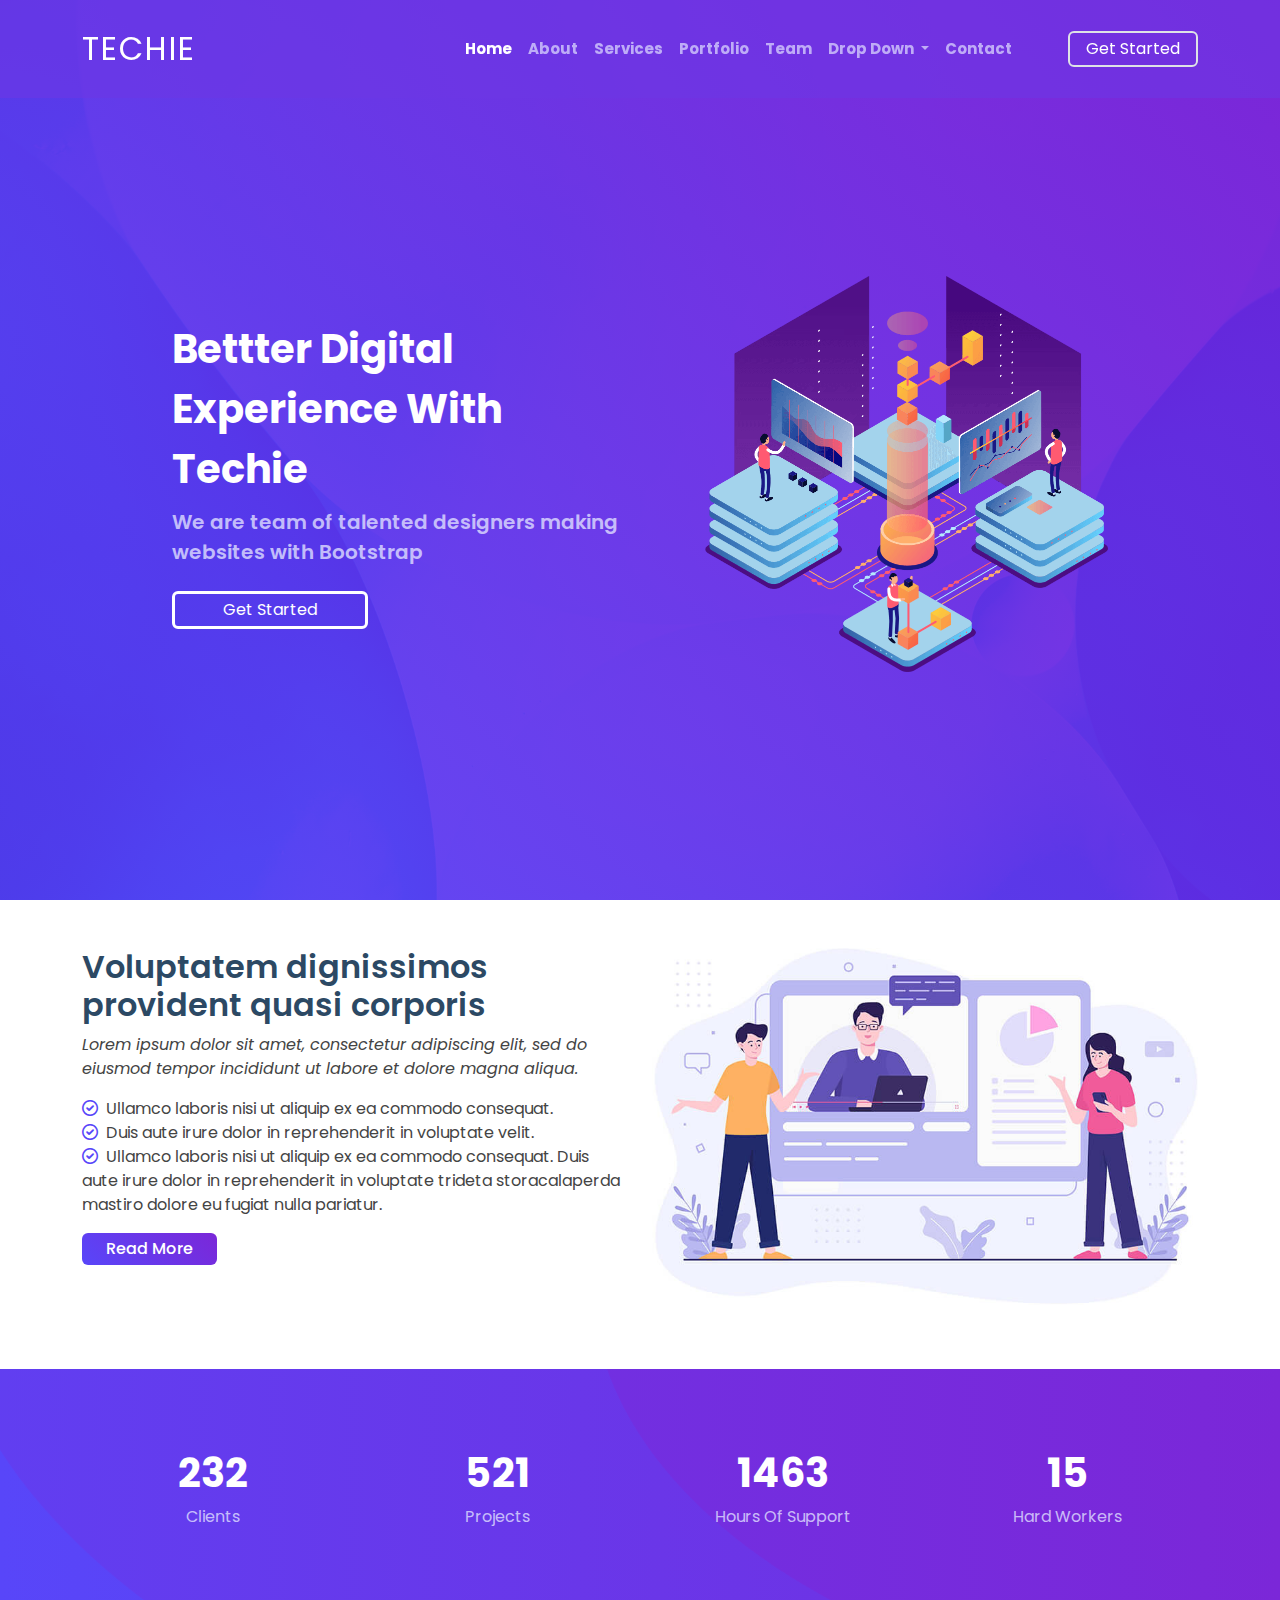
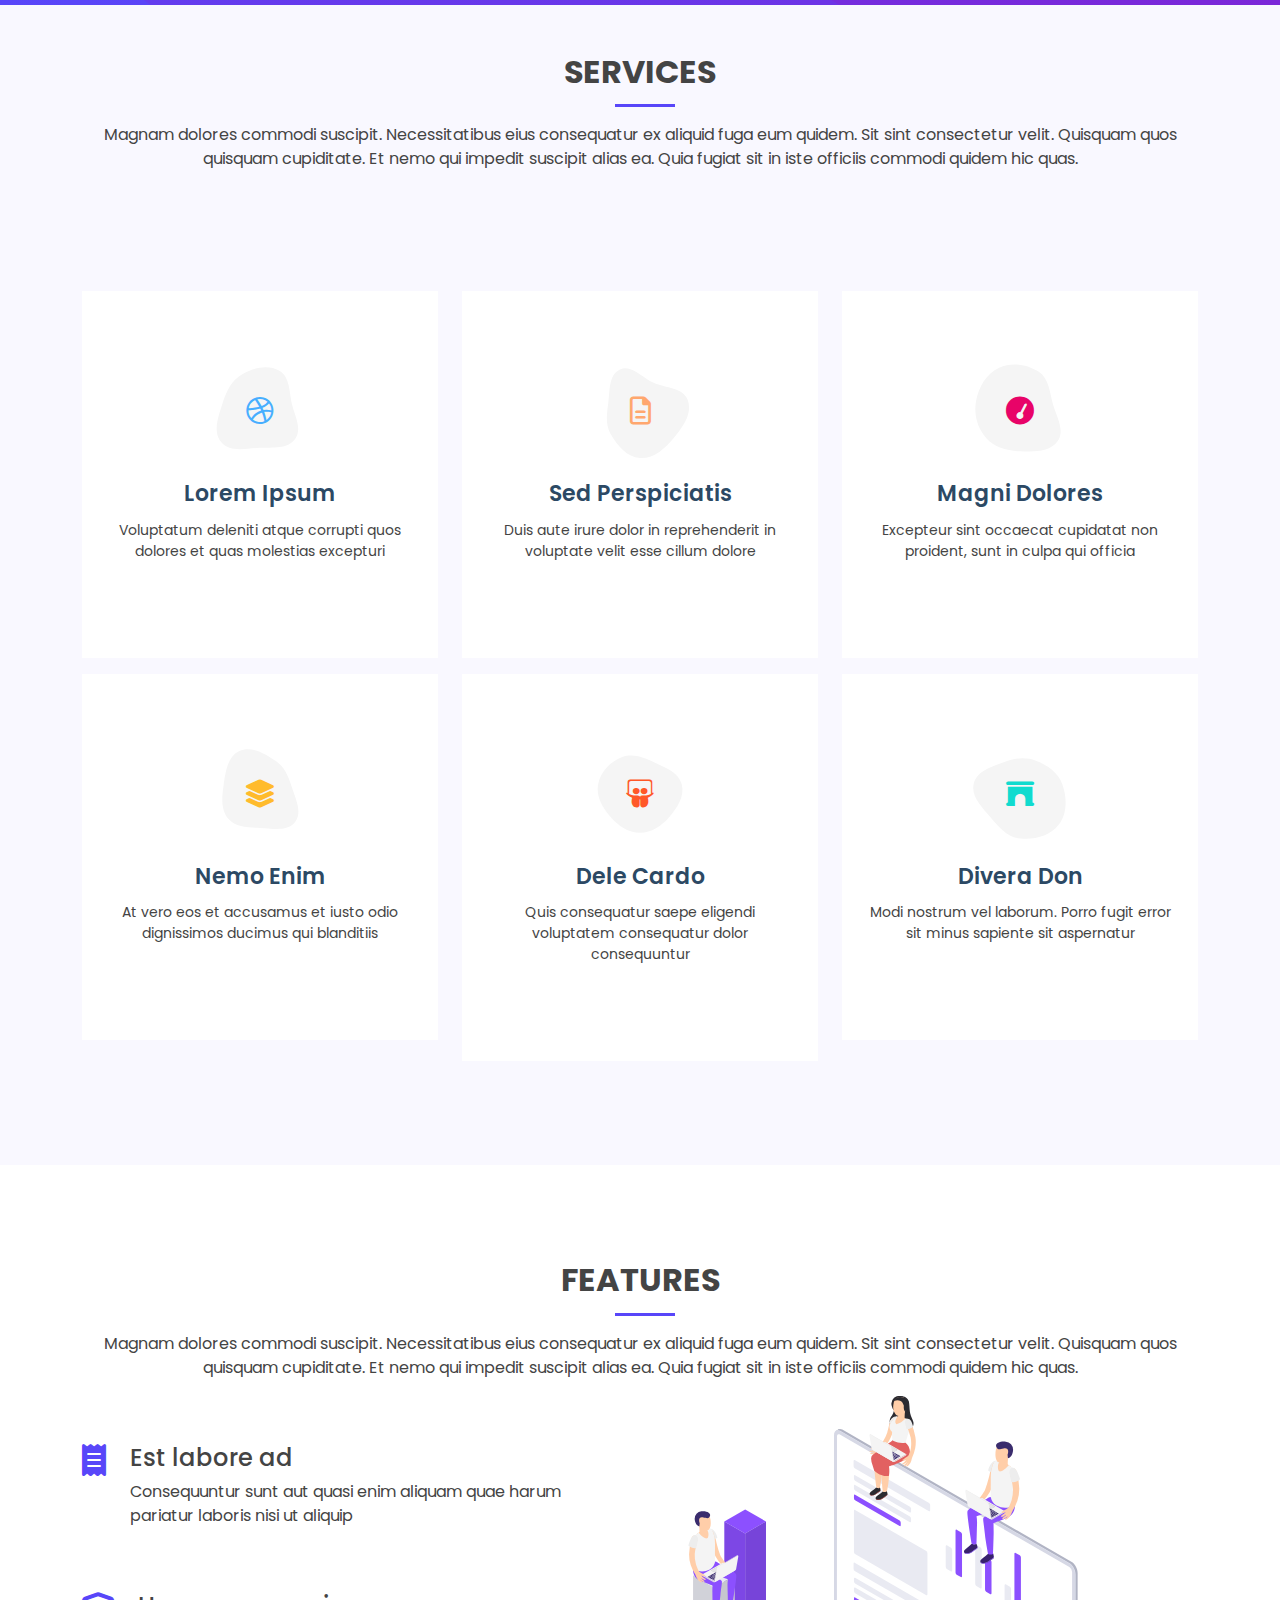
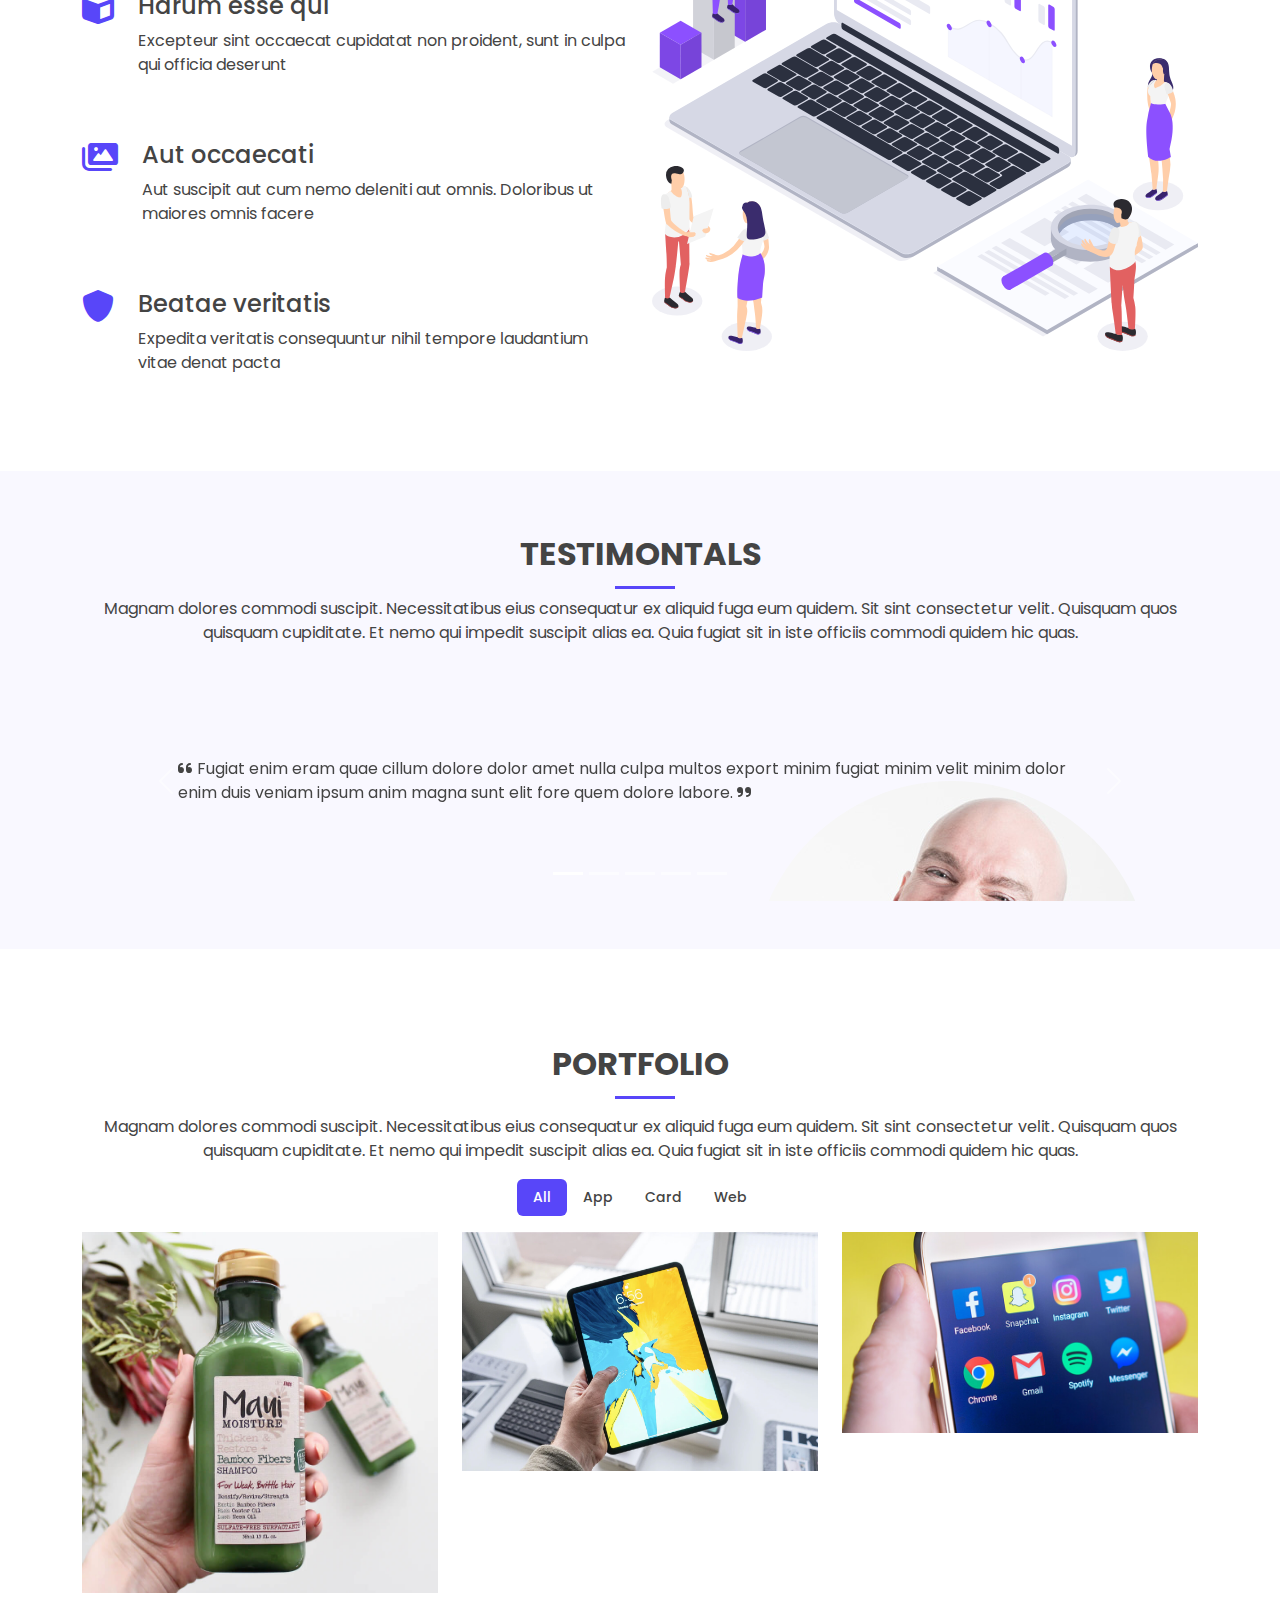
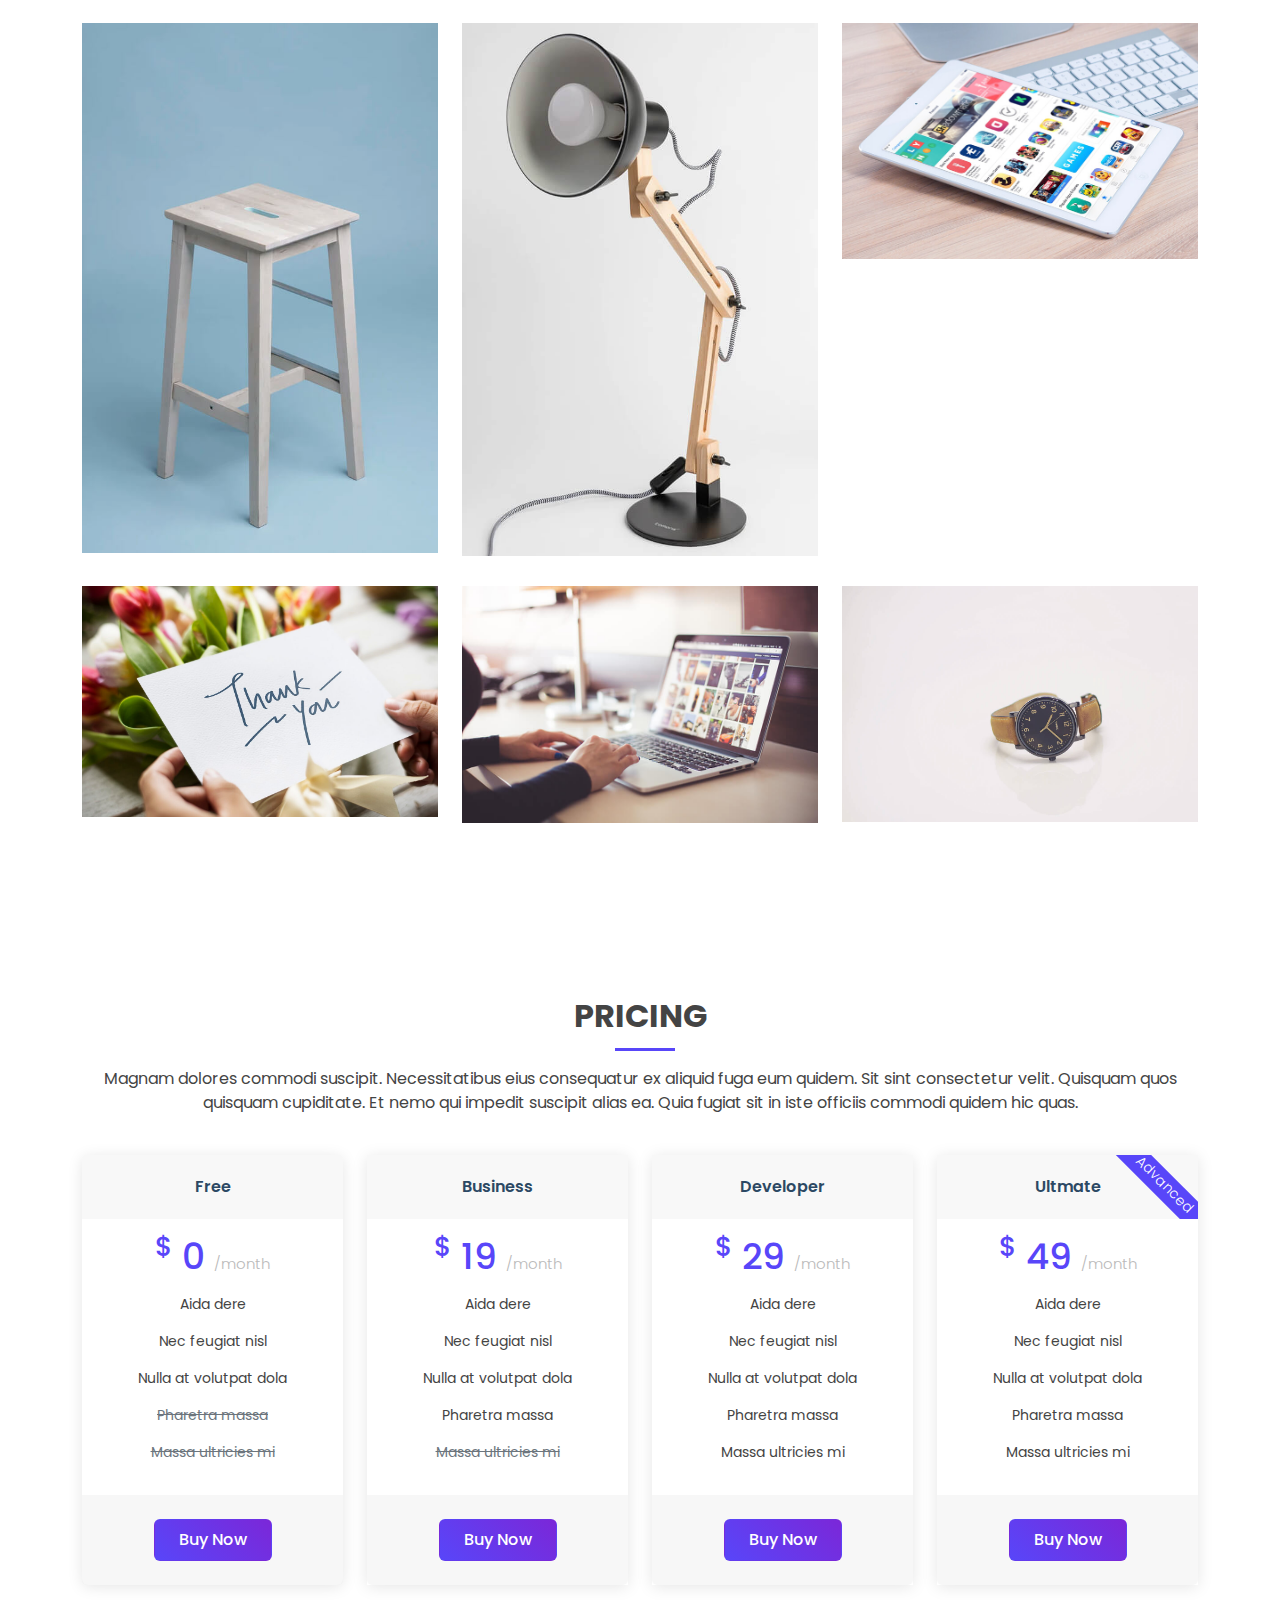
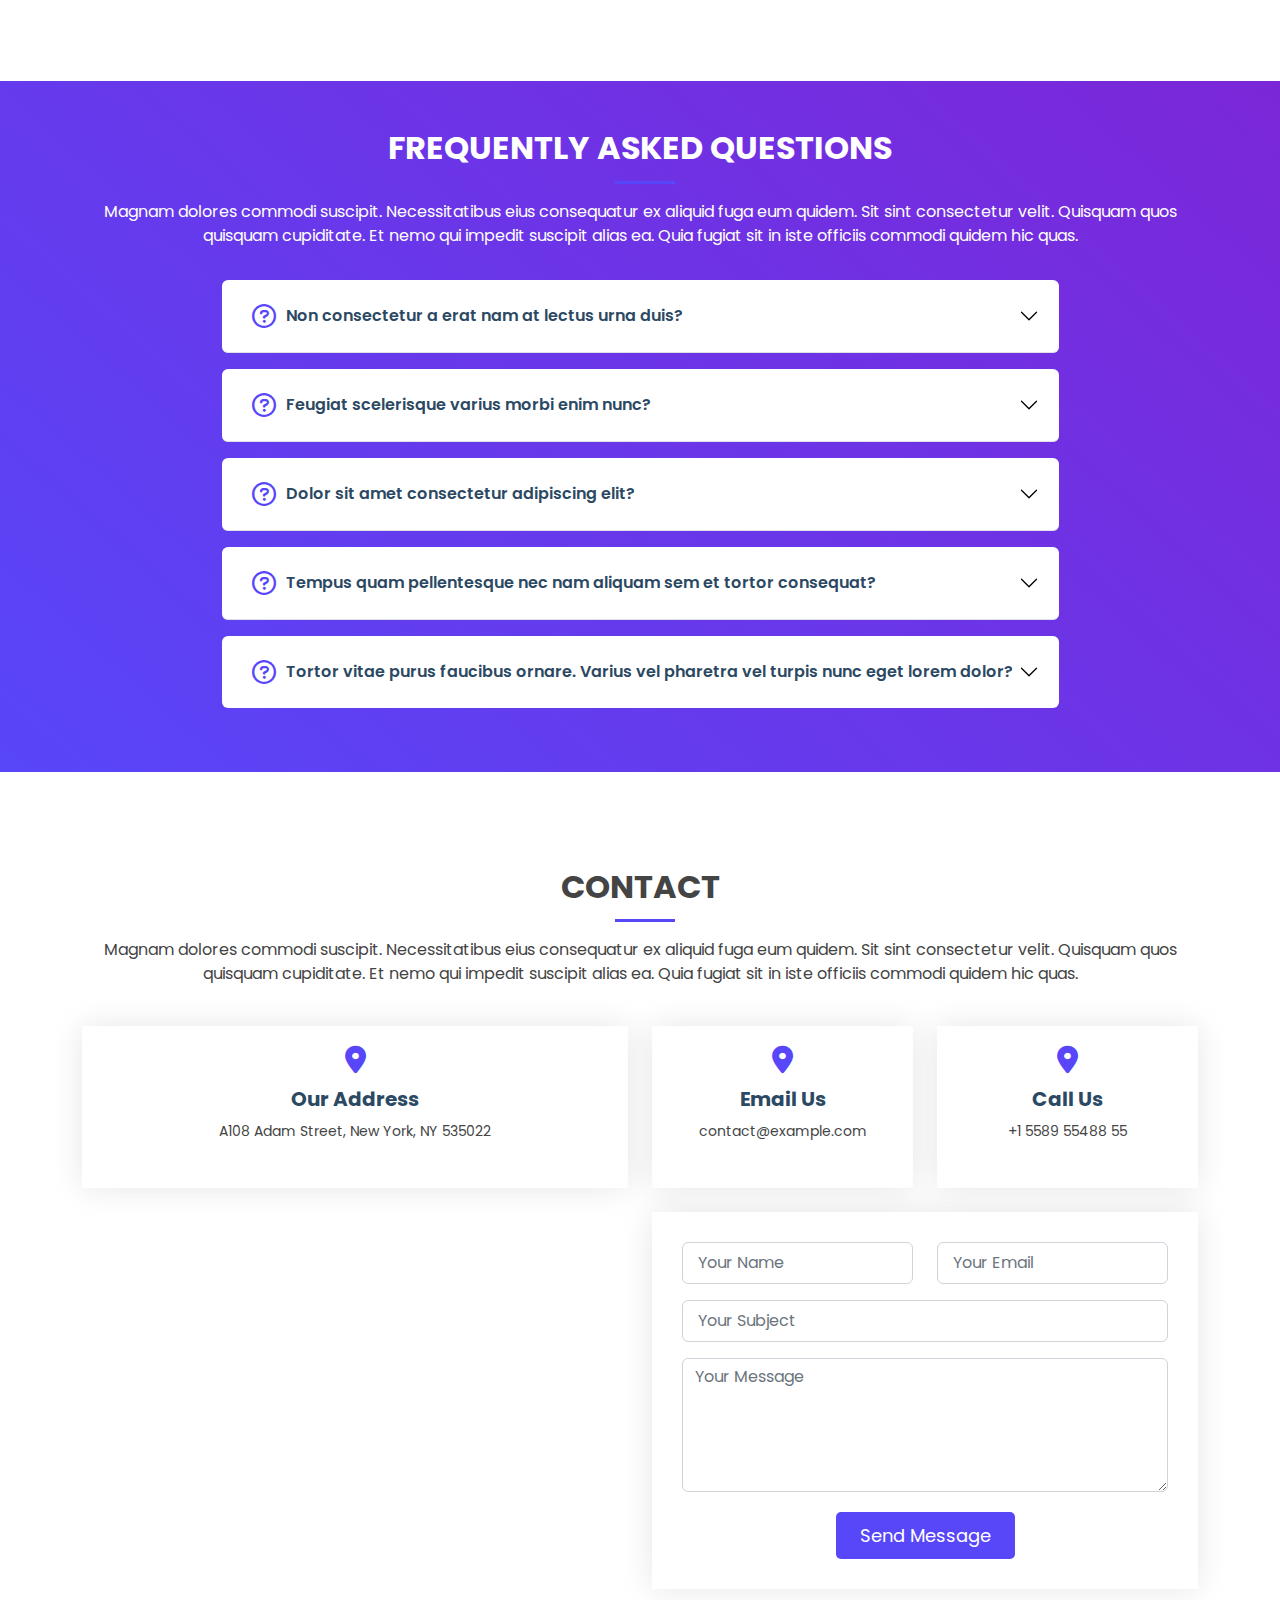
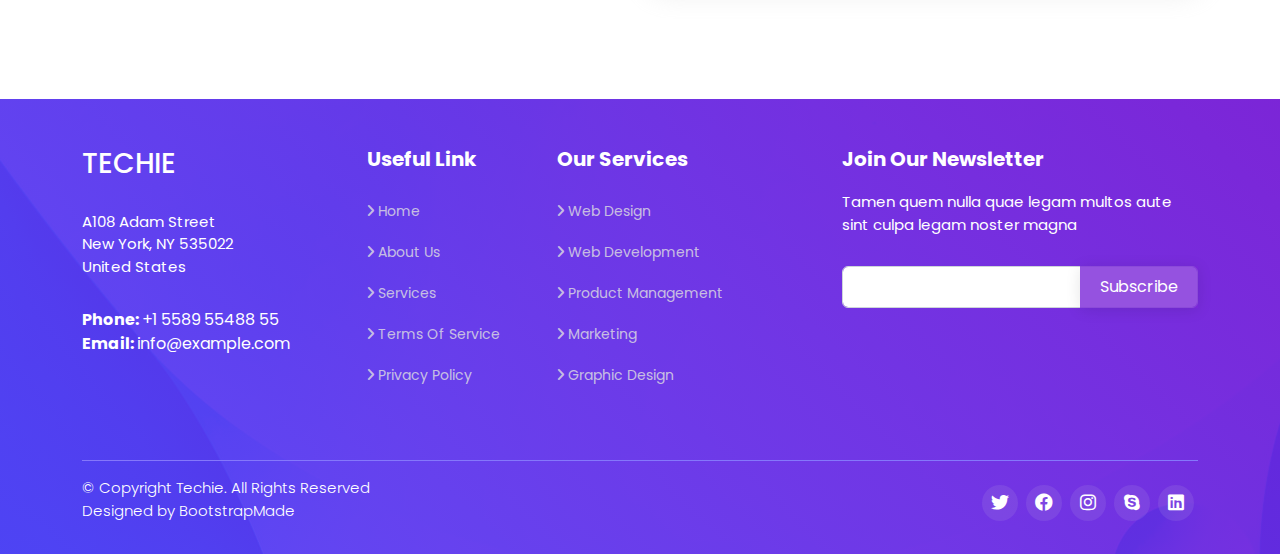
<file: Techie/index.html>
<!DOCTYPE html>
<html lang="en">
<head>
    <meta charset="UTF-8">
    <meta http-equiv="X-UA-Compatible" content="IE=edge">
    <meta name="viewport" content="width=device-width, initial-scale=1.0">
    <title>Bootstrap</title>
    <!-- Bootstrap -->
    <link rel="stylesheet" href="/Techie/assets/css/bootstrap.min.css">

    <!-- Font awsome -->
    <link rel="stylesheet" href="/Techie/assets/css/all.min.css">

    <!-- Custom Css -->
    <link rel="stylesheet" href="/Techie/assets/css/style.css">

    <!-- Font Poppins -->
    <link rel="preconnect" href="https://fonts.googleapis.com">
    <link rel="preconnect" href="https://fonts.gstatic.com" crossorigin>
    <link href="https://fonts.googleapis.com/css2?family=Poppins:wght@300;400;500;700&display=swap" rel="stylesheet">

</head>
<body>
 <!-- ####### Start Header Section #######  -->

  <header class="header position-fixed w-100" id="header">
    <nav class="navbar navbar-expand-lg ">
        <div class="container">
          <a class="navbar-brand text-uppercase text-white  fw-500" href="#">techie</a>
          <button class="navbar-toggler" type="button" data-bs-toggle="collapse" data-bs-target="#navbarSupportedContent" aria-controls="navbarSupportedContent" aria-expanded="false" aria-label="Toggle navigation">
            <span class="navbar-toggler-icon"></span>
          </button>
          <div class="collapse navbar-collapse" id="navbarSupportedContent">
            <ul class="navbar-nav ms-auto mb-2 mb-lg-0 text-capitalize fw-bold">
              <li class="nav-item">
                <a class="nav-link" href="#">home</a>
              </li>
              <li class="nav-item">
                <a class="nav-link" href="#">about</a>
              </li>
   
              <li class="nav-item">
                <a class="nav-link" href="#">services</a>
              </li>
   
              <li class="nav-item">
                <a class="nav-link" href="#">portfolio</a>
              </li>
              <li class="nav-item">
                <a class="nav-link" href="#">team</a>
              </li>
   
              <li class="nav-item dropdown">
                <a class="nav-link dropdown-toggle" href="#" role="button" data-bs-toggle="dropdown" aria-expanded="false">
                  Drop down
                </a>
                <ul class="dropdown-menu">
                  <li><a class="dropdown-item" href="#"> Drop down 1</a></li>
                  <li><a class="dropdown-item" href="#"> Drop down 2</a></li>
                  <li><a class="dropdown-item" href="#"> Drop down 3</a></li>
                  <li><a class="dropdown-item" href="#"> Drop down 4</a></li>
   
                </ul>
              </li>
              
              <li class="nav-item">
                <a class="nav-link" href="#">contact</a>
              </li>
            </ul>
        <button type="button" class="ms-5 btn border border-2 px-3 py-1 border-gray  fs-6 text-capitalize  text-white">get started</button>

           
          </div>
        </div>
      </nav>   
  </header>
 <!-- ####### End Header Section #######  -->
 
 <!-- ####### Start Hero Section #######  -->
    
      <section class="hero vh-100  d-flex align-items-center mt-sm-5 mt-lg-0">
          <div class="container-fluid">
              <div class="row justify-content-center align-items-center">
                  <div class="col-xl-5 col-lg-6 pt-5 order-2 order-lg-1">
                     <div class="header-content">
                          <h1 class=" text-capitalize text-white fw-bold w-75 fs-1 lh-base">bettter digital experience with techie</h1>
                          <p class="fw-semibold fs-5 mt-1 text-gray">We are team of talented designers making websites with Bootstrap</p>
                          <button type="button" class="btn border border-3 border-white text-capitalize  text-white mt-2  px-5 py-1">get started</button>
 </div>
                  </div>
                  <div class="col-xl-4 col-lg-6 order-1 order-lg-2 mt-5 ">
                      <img src="./assets/img/hero-img.png" alt="" class="img-fluid animated">
                  </div>
              </div>
     
          </div>
    </section>
 <!-- ####### End Home Section #######  -->

 <!-- ####### Start about Section #######  -->
 <section class="about my-5" id="about">
    <div class="container">
        <div class="row">
            <div class="col-lg-6 ">
                <h3>Voluptatem dignissimos provident quasi corporis</h3>
                <p class="fst-italic">Lorem ipsum dolor sit amet, consectetur adipiscing elit, sed do eiusmod tempor incididunt ut labore et dolore magna aliqua.</p>
                <ul class="list-unstyled">
                    <li> 
                        <i class="fa-regular fa-circle-check main-color me-1"></i>
                        Ullamco laboris nisi ut aliquip ex ea commodo consequat.
                    </li>
                    <li> 
                        <i class="fa-regular fa-circle-check main-color me-1"></i>
                        Duis aute irure dolor in reprehenderit in voluptate velit.
                    </li>
                    <li> 
                        <i class="fa-regular fa-circle-check main-color me-1"></i>
                        Ullamco laboris nisi ut aliquip ex ea commodo consequat. Duis aute irure dolor in reprehenderit in voluptate trideta storacalaperda mastiro dolore eu fugiat nulla pariatur.
                    </li>
                </ul>
            
                <button type="button" class="btn border-0 px-4 py-1 btn-primary btns text-capitalize">read more</button>
            </div>
            <div class="col-lg-6">
                <img src="./assets/img/about.jpg" alt="" class="img-fluid  mb-3">
            </div>
        </div>
    </div>
 </section>
 <!-- ####### End about Section #######  -->

 <!-- ####### start count Section #######  -->
 <section class="count mt-5">
  <div class="container">
    <div class="row">
      <div class="col-lg-3 col-6 text-center">
        <h4 class="fs-1 fw-bold text-white">232</h4>
        <p class="text-gray text-capitalize">clients</p>
      </div>

      <div class="col-lg-3 col-6 text-center">
        <h4 class="fs-1 fw-bold text-white">521</h4>
        <p class="text-gray text-capitalize">projects</p>
      </div>
     
      <div class="col-lg-3 col-6 text-center">
        <h4 class="fs-1 fw-bold text-white">1463</h4>
        <p class="text-gray text-capitalize">hours of support</p>
      </div>

      <div class="col-lg-3 col-6 text-center">
        <h4 class="fs-1 fw-bold text-white">15</h4>
        <p class="text-gray text-capitalize">hard workers</p>
      </div>

      

     
    </div>
  </div>

 </section>
 <!-- ####### end count Section #######  -->

 <!-- ####### start services Section #######  -->
 <section class="services bg-section py-5" id="services">
  <div class="container">
  <div class="title  d-flex align-items-center flex-column">
    <h2 class=" mb-3 pb-3 fw-bold text-uppercase position-relative">services</h2>
    <p class=" text-center">Magnam dolores commodi suscipit. Necessitatibus eius consequatur ex aliquid fuga eum quidem. Sit sint consectetur velit. Quisquam quos quisquam cupiditate. Et nemo qui impedit suscipit alias ea. Quia fugiat sit in iste officiis commodi quidem hic quas.</p>
  </div>

 
    <div class="row my-5 pt-5">
      <div class="col-lg-4 col-md-6 my-2">
        <div class="service-card iconbox-blue d-flex align-items-center flex-column">
        <div class="icon-service  mb-3 d-flex justify-content-center align-items-center position-relative ">
          <svg width="100" height="100" viewBox="0 0 600 600" xmlns="http://www.w3.org/2000/svg" class="position-absolute top-0 start-0"> <path stroke="none" stroke-width="0" fill="#f5f5f5" d="M300,521.0016835830174C376.1290562159157,517.8887921683347,466.0731472004068,529.7835943286574,510.70327084640275,468.03025145048787C554.3714126377745,407.6079735673963,508.03601936045806,328.9844924480964,491.2728898941984,256.3432110539036C474.5976632858925,184.082847569629,479.9380746630129,96.60480741107993,416.23090153303,58.64404602377083C348.86323505073057,18.502131276798302,261.93793281208167,40.57373210992963,193.5410806939664,78.93577620505333C130.42746243093433,114.334589627462,98.30271207620316,179.96522072025542,76.75703585869454,249.04625023123273C51.97151888228291,328.5150500222984,13.704378332031375,421.85034740162234,66.52175969318436,486.19268352777647C119.04800174914682,550.1803526380478,217.28368757567262,524.383925680826,300,521.0016835830174"></path> </svg>
          <i class="fa-brands fa-dribbble position-relative fs-3"></i>
        </div>
        <h4 class="text-capitalize py-1">lorem ipsum</h4>
        <p class="text-center"> Voluptatum deleniti atque corrupti quos dolores et quas molestias excepturi</p>
      </div>
    </div>
    
    
    <div class="col-lg-4 col-md-6  my-2">
      <div class="service-card iconbox-orange d-flex align-items-center flex-column">
      <div class="icon-service  mb-3 d-flex justify-content-center align-items-center position-relative ">
        <svg width="100" height="100" viewBox="0 0 600 600" xmlns="http://www.w3.org/2000/svg" class="position-absolute top-0 start-0"> <path stroke="none" stroke-width="0" fill="#f5f5f5" d="M300,582.0697525312426C382.5290701553225,586.8405444964366,449.9789794690241,525.3245884688669,502.5850820975895,461.55621195738473C556.606425686781,396.0723002908107,615.8543463187945,314.28637112970534,586.6730223649479,234.56875336149918C558.9533121215079,158.8439757836574,454.9685369536778,164.00468322053177,381.49747125262974,130.76875717737553C312.15926192815925,99.40240125094834,248.97055460311594,18.661163978235184,179.8680185752513,50.54337015887873C110.5421016452524,82.52863877960104,119.82277516462835,180.83849132639028,109.12597500060166,256.43424936330496C100.08760227029461,320.3096726198365,92.17705696193138,384.0621239912766,124.79988738764834,439.7174275375508C164.83382741302287,508.01625554203684,220.96474134820875,577.5009287672846,300,582.0697525312426"></path></svg>
        <i class="fa-regular fa-file-lines position-relative fs-3"></i>
      </div>
      <h4 class="text-capitalize py-1">sed perspiciatis</h4>
      <p class="text-center"> Duis aute irure dolor in reprehenderit in voluptate velit esse cillum dolore</p>
    </div>  
  </div>

    <div class="col-lg-4 col-md-6 my-2">
      <div class="service-card iconbox-pink d-flex align-items-center flex-column">
      <div class="icon-service  mb-3 d-flex justify-content-center align-items-center position-relative ">
        <svg width="100" height="100" viewBox="0 0 600 600" xmlns="http://www.w3.org/2000/svg" class="position-absolute top-0 start-0"> <path stroke="none" stroke-width="0" fill="#f5f5f5" d="M300,541.5067337569781C382.14930387511276,545.0595476570109,479.8736841581634,548.3450877840088,526.4010558755058,480.5488172755941C571.5218469581645,414.80211281144784,517.5187510058486,332.0715597781072,496.52539010469104,255.14436215662573C477.37192572678356,184.95920475031193,473.57363656557914,105.61284051026155,413.0603344069578,65.22779650032875C343.27470386102294,18.654635553484475,251.2091493199835,5.337323636656869,175.0934190732945,40.62881213300186C97.87086631185822,76.43348514350839,51.98124368387456,156.15599469081315,36.44837278890362,239.84606092416172C21.716077023791087,319.22268207091537,43.775223500013084,401.1760424656574,96.891909868211,461.97329694683043C147.22146801428983,519.5804099606455,223.5754009179313,538.201503339737,300,541.5067337569781"></path></svg>
        <i class="fa-solid fa-gauge-simple-high position-relative fs-3"></i>
      </div>
      <h4 class="text-capitalize py-1">magni dolores</h4>
      <p class="text-center"> Excepteur sint occaecat cupidatat non proident, sunt in culpa qui officia</p>
    </div>  
  </div>


    <div class="col-lg-4 col-md-6 my-2">
      <div class="service-card iconbox-yellow d-flex align-items-center flex-column">
      <div class="icon-service  mb-3 d-flex justify-content-center align-items-center position-relative ">
        <svg width="100" height="100" viewBox="0 0 600 600" xmlns="http://www.w3.org/2000/svg" class="position-absolute top-0 start-0"> <path stroke="none" stroke-width="0" fill="#f5f5f5" d="M300,503.46388370962813C374.79870501325706,506.71871716319447,464.8034551963731,527.1746412648533,510.4981551193396,467.86667711651364C555.9287308511215,408.9015244558933,512.6030010748507,327.5744911775523,490.211057578863,256.5855673507754C471.097692560561,195.9906835881958,447.69079081568157,138.11976852964426,395.19560036434837,102.3242989838813C329.3053358748298,57.3949838291264,248.02791733380457,8.279543830951368,175.87071277845988,42.242879143198664C103.41431057327972,76.34704239035025,93.79494320519305,170.9812938413882,81.28167332365135,250.07896920659033C70.17666984294237,320.27484674793965,64.84698225790005,396.69656628748305,111.28512138212992,450.4950937839243C156.20124167950087,502.5303643271138,231.32542653798444,500.4755392045468,300,503.46388370962813"></path></svg>
        <i class="fa-solid fa-layer-group position-relative fs-3"></i>
      </div>
      <h4 class="text-capitalize py-1">nemo enim</h4>
      <p class="text-center"> At vero eos et accusamus et iusto odio dignissimos ducimus qui blanditiis</p>
    </div>  
    </div>

    <div class="col-lg-4 col-md-6 my-2">
      <div class="service-card iconbox-oranged d-flex align-items-center flex-column">
      <div class="icon-service  mb-3 d-flex justify-content-center align-items-center position-relative ">
        <svg width="100" height="100" viewBox="0 0 600 600" xmlns="http://www.w3.org/2000/svg" class="position-absolute top-0 start-0"> <path stroke="none" stroke-width="0" fill="#f5f5f5" d="M300,532.3542879108572C369.38199826031484,532.3153073249985,429.10787420159085,491.63046689027357,474.5244479745417,439.17860296908856C522.8885846962883,383.3225815378663,569.1668002868075,314.3205725914397,550.7432151929288,242.7694973846089C532.6665558377875,172.5657663291529,456.2379748765914,142.6223662098291,390.3689995646985,112.34683881706744C326.66090330228417,83.06452184765237,258.84405631176094,53.51806209861945,193.32584062364296,78.48882559362697C121.61183558270385,105.82097193414197,62.805066853699245,167.19869350419734,48.57481801355237,242.6138429142374C34.843463184063346,315.3850353017275,76.69343916112496,383.4422959591041,125.22947124332185,439.3748458443577C170.7312796277747,491.8107796887764,230.57421082200815,532.3932930995766,300,532.3542879108572"></path></svg>
        <i class="fa-brands fa-slideshare position-relative fs-3"></i>
      </div>
      <h4 class="text-capitalize py-1">dele cardo</h4>
      <p class="text-center"> Quis consequatur saepe eligendi voluptatem consequatur dolor consequuntur</p>
    </div>  
    </div>


<div class="col-lg-4 col-md-6 my-2 ">
  <div class="service-card iconbox-teal d-flex align-items-center flex-column">
  <div class="icon-service  mb-3 d-flex justify-content-center align-items-center position-relative ">
    <svg width="100" height="100" viewBox="0 0 600 600" xmlns="http://www.w3.org/2000/svg" class="position-absolute top-0 start-0"> <path stroke="none" stroke-width="0" fill="#f5f5f5" d="M300,566.797414625762C385.7384707136149,576.1784315230908,478.7894351017131,552.8928747891023,531.9192734346935,484.94944893311C584.6109503024035,417.5663521118492,582.489472248146,322.67544863468447,553.9536738515405,242.03673114598146C529.1557734026468,171.96086150256528,465.24506316201064,127.66468636344209,395.9583748389544,100.7403814666027C334.2173773831606,76.7482773500951,269.4350130405921,84.62216499799875,207.1952322260088,107.2889140133804C132.92018162631612,134.33871894543012,41.79353780512637,160.00259165414826,22.644507872594943,236.69541883565114C3.319112789854554,314.0945973066697,72.72355303640163,379.243833228382,124.04198916343866,440.3218312028393C172.9286146004772,498.5055451809895,224.45579914871206,558.5317968840102,300,566.797414625762"></path></svg>
    <i class="fa-solid fa-archway position-relative fs-3"></i>
  </div>
  <h4 class="text-capitalize py-1">divera don</h4>
  <p class="text-center"> Modi nostrum vel laborum. Porro fugit error sit minus sapiente sit aspernatur</p>
</div>  
</div>


  </div>
  </div>
  
 </section>
 <!-- ####### end services Section #######  -->

   
 <!-- ####### start Features Section #######  -->
 <section class="features mt-5 py-5" id="features">
  <div class="container">
    <div class="title  d-flex align-items-center flex-column">
      <h2 class=" mb-3 pb-3 fw-bold text-uppercase  position-relative">features</h2>
      <p class=" text-center">Magnam dolores commodi suscipit. Necessitatibus eius consequatur ex aliquid fuga eum quidem. Sit sint consectetur velit. Quisquam quos quisquam cupiditate. Et nemo qui impedit suscipit alias ea. Quia fugiat sit in iste officiis commodi quidem hic quas.</p>
    </div>

    <div class="row">
      <div class="col-lg-6">
        <ul class="feature-list list-unstyled">
          <li class="d-flex mt-5 align-items-start">
            <i class="fs-2 main-color fa-solid fa-receipt"></i>
            <div class="details  ms-4">
              <h4>Est labore ad</h4>
              <p>Consequuntur sunt aut quasi enim aliquam quae harum pariatur laboris nisi ut aliquip</p>
            </div>
          </li>

          <li class="d-flex mt-5 align-items-start">
            <i class="fs-2 main-color fa-solid fa-cube"></i>
            <div class="details  ms-4">
              <h4>Harum esse qui</h4>
              <p>Excepteur sint occaecat cupidatat non proident, sunt in culpa qui officia deserunt</p>
            </div>
          </li>

          <li class="d-flex mt-5 align-items-start">
            <i class="fs-2 main-color fa-solid fa-images"></i>
            <div class="details  ms-4">
              <h4>Aut occaecati</h4>
              <p>Aut suscipit aut cum nemo deleniti aut omnis. Doloribus ut maiores omnis facere</p>
            </div>
          </li>

          <li class="d-flex mt-5 align-items-start">
            <i class="fs-2 main-color fa-solid fa-shield"></i>
            <div class="details  ms-4">
              <h4>Beatae veritatis</h4>
              <p>Expedita veritatis consequuntur nihil tempore laudantium vitae denat pacta</p>
            </div>
          </li>

        </ul>
      </div>
      <div class="col-lg-6">
        <img src="./assets/img/features.svg" alt="" >
      </div>
    </div>
  </div>
  </section>
 <!-- ####### end Features Section #######  -->

 <!-- ####### start TESTIMONIALS Section #######  -->
 <section class="testimontals bg-section py-5 mt-3" id="testimontals">
  <div class="container">
      <div class="title  d-flex align-items-center flex-column">
        <h2 class=" mt-3 pb-3 fw-bold text-uppercase  position-relative">testimontals</h2>
        <p class=" text-center">Magnam dolores commodi suscipit. Necessitatibus eius consequatur ex aliquid fuga eum quidem. Sit sint consectetur velit. Quisquam quos quisquam cupiditate. Et nemo qui impedit suscipit alias ea. Quia fugiat sit in iste officiis commodi quidem hic quas.</p>
      </div>
    </div>
    <div class="container d-flex justify-content-center align-items-center ">
      <div id="carouselExampleIndicators" class="carousel slide  bg-section d-sm-none d-md-block" data-bs-ride="true">
        <div class="carousel-indicators mt-5">
          <button type="button" data-bs-target="#carouselExampleIndicators" data-bs-slide-to="0" class="active" aria-current="true" aria-label="Slide 1"></button>
          <button type="button" data-bs-target="#carouselExampleIndicators" data-bs-slide-to="1" aria-label="Slide 2"></button>
          <button type="button" data-bs-target="#carouselExampleIndicators" data-bs-slide-to="2" aria-label="Slide 3"></button>
          <button type="button" data-bs-target="#carouselExampleIndicators" data-bs-slide-to="3" aria-label="Slide 4"></button>
          <button type="button" data-bs-target="#carouselExampleIndicators" data-bs-slide-to="4" aria-label="Slide 5"></button>
        </div>
        <div class="carousel-inner">
          <div class="carousel-item active">
            <div class="slide-card d-flex justify-content-center align-items-center flex-column">
              <p class="position-relative p-5 m-5"> 
                 <i class="fa-solid fa-quote-left"></i>
                  Fugiat enim eram quae cillum dolore dolor amet nulla culpa multos export minim fugiat minim velit minim dolor enim duis veniam ipsum anim magna sunt elit fore quem dolore labore. 
                 <i class="fa-solid fa-quote-right"></i>
                 <img src="./assets/img/testimonials-1.jpg" alt="" class="position-absolute img-absolute rounded-circle">
              
                </p>
            </div>
          </div>
          <div class="carousel-item">
            <div class="slide-card d-flex justify-content-center align-items-center flex-column">
              <p class=" position-relative p-5 m-5"> 
                 <i class="fa-solid fa-quote-left"></i>
                   Proin iaculis purus consequat sem cure digni ssim donec  entum suscipit rhoncus. Accusantium quam, ultricies eget id, aliquam eget nibh et. Maecen aliquam, risus at semper.
                 <i class="fa-solid fa-quote-right"></i>
                 <img src="./assets/img/testimonials-2.jpg" alt="" class="position-absolute img-absolute rounded-circle">
              
                </p>
            </div>
          </div>
          <div class="carousel-item">
            <div class="slide-card d-flex justify-content-center align-items-center flex-column">
              <p class=" position-relative p-5 m-5"> 
                 <i class="fa-solid fa-quote-left"></i>
                  Enim nisi quem export duis labore cillum quae magna enim sint quorum nulla quem veniam duis minim tempor labore quem eram duis noster aute amet eram fore quis sint minim.
                 <i class="fa-solid fa-quote-right"></i>
                 <img src="./assets/img/testimonials-3.jpg" alt="" class="position-absolute img-absolute rounded-circle">
              
                </p>
            </div>
          </div>

          <div class="carousel-item">
            <div class="slide-card d-flex justify-content-center align-items-center flex-column">
              <p class="position-relative p-5 m-5"> 
                 <i class="fa-solid fa-quote-left"></i>
                 Quis quorum aliqua sint quem legam fore sunt eram irure aliqua veniam tempor noster veniam enim culpa labore duis sunt culpa nulla illum cillum fugiat legam esse veniam culpa. 
                 <i class="fa-solid fa-quote-right"></i>
                 <img src="./assets/img/testimonials-4.jpg" alt="" class="position-absolute img-absolute rounded-circle">
              
                </p>
            </div>
          </div>

          <div class="carousel-item">
            <div class="slide-card d-flex justify-content-center align-items-center flex-column">
              <p class=" position-relative p-5 m-5"> 
                 <i class="fa-solid fa-quote-left"></i>
                  Export tempor illum tamen malis malis eram quae irure esse labore quem cillum quid cillum eram malis quorum velit fore eram velit sunt aliqua noster fugiat irure amet legam anim culpa.
                 <i class="fa-solid fa-quote-right"></i>
                 <img src="./assets/img/testimonials-5.jpg" alt="" class="position-absolute img-absolute rounded-circle">
              
                </p>
            </div>
          </div>
        </div>
        <button class="carousel-control-prev " type="button" data-bs-target="#carouselExampleIndicators" data-bs-slide="prev">
          <span class="carousel-control-prev-icon" aria-hidden="true"></span>
          <span class="visually-hidden">Previous</span>
        </button>
        <button class="carousel-control-next" type="button" data-bs-target="#carouselExampleIndicators" data-bs-slide="next">
          <span class="carousel-control-next-icon" aria-hidden="true"></span>
          <span class="visually-hidden">Next</span>
        </button>
      </div>
    </div>
    </section>
 <!-- ####### end TESTIMONIALS Section #######  -->

 <!-- ####### Start portfolio Section #######  -->
 <section class="portfolio  py-5 my-5" id="portfolio">
    <div class="container">
        <div class="title  d-flex align-items-center flex-column">
          <h2 class=" mb-3 pb-3 fw-bold text-uppercase position-relative">portfolio</h2>
          <p class=" text-center">Magnam dolores commodi suscipit. Necessitatibus eius consequatur ex aliquid fuga eum quidem. Sit sint consectetur velit. Quisquam quos quisquam cupiditate. Et nemo qui impedit suscipit alias ea. Quia fugiat sit in iste officiis commodi quidem hic quas.</p>
        </div>
        <ul class="nav nav-pills mb-3 d-flex justify-content-center" id="pills-tab" role="tablist">
          <li class="nav-item " role="presentation">
            <button class="nav-link active text-capitalize" id="pills-all-tab" data-bs-toggle="pill" data-bs-target="#pills-all" type="button" role="tab" aria-controls="pills-all" aria-selected="true">all</button>
          </li>
          <li class="nav-item" role="presentation">
            <button class="nav-link text-capitalize" id="pills-app-tab" data-bs-toggle="pill" data-bs-target="#pills-app" type="button" role="tab" aria-controls="pills-app" aria-selected="false">app</button>
          </li>
          <li class="nav-item" role="presentation">
            <button class="nav-link text-capitalize" id="pills-card-tab" data-bs-toggle="pill" data-bs-target="#pills-card" type="button" role="tab" aria-controls="pills-card" aria-selected="false">card</button>
          </li>
          <li class="nav-item" role="presentation">
            <button class="nav-link text-capitalize" id="pills-web-tab" data-bs-toggle="pill" data-bs-target="#pills-web" type="button" role="tab" aria-controls="pills-web" aria-selected="false">web</button>
          </li>
        </ul>
        <div class="tab-content" id="pills-tabContent">
          <div class="tab-pane fade show active" id="pills-all" role="tabpanel" aria-labelledby="pills-home-tab" tabindex="0">
            <div class="row position-relative">
              <div class="col-lg-4 col-md-6 portfolio-item">
                <div class="image-wrap  position-relative text-white">
                  <img src="./assets/img/portfolio-1.jpg" alt="" class="img-fluid">
                  <div class="portfolio-overlay position-absolute top-0 start-0  w-100 h-100 d-flex align-items-center flex-column justify-content-center">
                    <div class="portfolio-info text-center">
                      <h4 class="text-capitalize">app1</h4>
                      <p class="text-uppercase">app</p>
                    </div>
                    <div class="portfolio-link">
                      <i class="fa-solid fa-plus"></i>
                      <i class="fa-solid fa-link"></i>
                    </div>

                  </div>
                </div>
              </div>

              <div class="col-lg-4 col-md-6  portfolio-item">
                <div class="image-wrap  position-relative text-white">
                  <img src="./assets/img/portfolio-2.jpg" alt="" class="img-fluid">
                  <div class="portfolio-overlay position-absolute top-0 start-0  w-100 h-100 d-flex align-items-center flex-column justify-content-center">
                    <div class="portfolio-info text-center">
                      <h4 class="text-capitalize">web 3</h4>
                      <p class="text-uppercase">web</p>
                    </div>
                    <div class="portfolio-link">
                      <i class="fa-solid fa-plus"></i>
                      <i class="fa-solid fa-link"></i>
                    </div>

                  </div>
                </div>
              </div>

              <div class="col-lg-4 col-md-6  portfolio-item">
                <div class="image-wrap  position-relative text-white">
                  <img src="./assets/img/portfolio-3.jpg" alt="" class="img-fluid">
                  <div class="portfolio-overlay position-absolute top-0 start-0  w-100 h-100 d-flex align-items-center flex-column justify-content-center">
                    <div class="portfolio-info text-center">
                      <h4 class="text-capitalize">app 2</h4>
                      <p class="text-uppercase">app</p>
                    </div>
                    <div class="portfolio-link">
                      <i class="fa-solid fa-plus"></i>
                      <i class="fa-solid fa-link"></i>
                    </div>

                  </div>
                </div>
              </div>

              <div class="col-lg-4 col-md-6  portfolio-item ">
                <div class="image-wrap  position-relative text-white">
                  <img src="./assets/img/portfolio-6.jpg" alt="" class="img-fluid">
                  <div class="portfolio-overlay position-absolute top-0 start-0  w-100 h-100 d-flex align-items-center flex-column justify-content-center">
                    <div class="portfolio-info text-center">
                      <h4 class="text-capitalize">app 3</h4>
                      <p class="text-uppercase">app</p>
                    </div>
                    <div class="portfolio-link">
                      <i class="fa-solid fa-plus"></i>
                      <i class="fa-solid fa-link"></i>
                    </div>

                  </div>
                </div>
              </div>

              <div class="col-lg-4 col-md-6  portfolio-item ">
                <div class="image-wrap  position-relative text-white">
                  <img src="./assets/img/portfolio-5.jpg" alt="" class="img-fluid">
                  <div class="portfolio-overlay position-absolute top-0 start-0  w-100 h-100 d-flex align-items-center flex-column justify-content-center">
                    <div class="portfolio-info text-center">
                      <h4 class="text-capitalize">web 2</h4>
                      <p class="text-uppercase">web</p>
                    </div>
                    <div class="portfolio-link">
                      <i class="fa-solid fa-plus"></i>
                      <i class="fa-solid fa-link"></i>
                    </div>

                  </div>
                </div>
              </div>

              <div class="col-lg-4 col-md-6  portfolio-item">
                <div class="image-wrap  position-relative text-white">
                  <img src="./assets/img/portfolio-4.jpg" alt="" class="img-fluid">
                  <div class="portfolio-overlay position-absolute top-0 start-0  w-100 h-100 d-flex align-items-center flex-column justify-content-center">
                    <div class="portfolio-info text-center">
                      <h4 class="text-capitalize">card 2</h4>
                      <p class="text-uppercase">card</p>
                    </div>
                    <div class="portfolio-link">
                      <i class="fa-solid fa-plus"></i>
                      <i class="fa-solid fa-link"></i>
                    </div>

                  </div>
                </div>
              </div>

              <div class="col-lg-4 col-md-6  portfolio-item">
                <div class="image-wrap  position-relative text-white">
                  <img src="./assets/img/portfolio-7.jpg" alt="" class="img-fluid">
                  <div class="portfolio-overlay position-absolute top-0 start-0  w-100 h-100 d-flex align-items-center flex-column justify-content-center">
                    <div class="portfolio-info text-center">
                      <h4 class="text-capitalize">card 1</h4>
                      <p class="text-uppercase">card</p>
                    </div>
                    <div class="portfolio-link">
                      <i class="fa-solid fa-plus"></i>
                      <i class="fa-solid fa-link"></i>
                    </div>

                  </div>
                </div>
              </div>

              <div class="col-lg-4 col-md-6  portfolio-item">
                <div class="image-wrap  position-relative text-white">
                  <img src="./assets/img/portfolio-8.jpg" alt="" class="img-fluid">
                  <div class="portfolio-overlay position-absolute top-0 start-0  w-100 h-100 d-flex align-items-center flex-column justify-content-center">
                    <div class="portfolio-info text-center">
                      <h4 class="text-capitalize">card 1</h4>
                      <p class="text-uppercase">card</p>
                    </div>
                    <div class="portfolio-link">
                      <i class="fa-solid fa-plus"></i>
                      <i class="fa-solid fa-link"></i>
                    </div>

                  </div>
                </div>
              </div>

              <div class="col-lg-4 col-md-6  portfolio-item d-sm-block">
                <div class="image-wrap  position-relative text-white">
                  <img src="./assets/img/portfolio-9.jpg" alt="" class="img-fluid">
                  <div class="portfolio-overlay position-absolute top-0 start-0  w-100 h-100 d-flex align-items-center flex-column justify-content-center">
                    <div class="portfolio-info text-center">
                      <h4 class="text-capitalize">web 3</h4>
                      <p class="text-uppercase">web</p>
                    </div>
                    <div class="portfolio-link">
                      <i class="fa-solid fa-plus"></i>
                      <i class="fa-solid fa-link"></i>
                    </div>

                  </div>
                </div>
              </div>




            </div>
            
          </div>
          <div class="tab-pane fade" id="pills-app" role="tabpanel" aria-labelledby="pills-app-tab" tabindex="0">
            <div class="container">
              <div class="row mt-4">
                <div class="col-lg-4 col-md-6  portfolio-item ">
                  <div class="image-wrap">
                    <img src="./assets/img/portfolio-1.jpg" alt="" class="img-fluid">
                  </div>
                </div>

                <div class="col-lg-4 col-md-6  portfolio-item ">
                  <div class="image-wrap">
                    <img src="./assets/img/portfolio-3.jpg" alt="" class="img-fluid">
                  </div>
                </div>

                <div class="col-lg-4 col-md-6  portfolio-item ">
                  <div class="image-wrap">
                    <img src="./assets/img/portfolio-6.jpg" alt="" class="img-fluid">
                  </div>
                </div>
              </div>
            </div>
          </div>
          <div class="tab-pane fade" id="pills-card" role="tabpanel" aria-labelledby="pills-card-tab" tabindex="0">
            <div class="container">
              <div class="row mt-4">
                <div class="col-lg-4 col-md-6  portfolio-item ">
                  <div class="image-wrap">
                    <img src="./assets/img/portfolio-4.jpg" alt="" class="img-fluid">
                  </div>
                </div>

                <div class="col-lg-4 col-md-6  portfolio-item ">
                  <div class="image-wrap">
                    <img src="./assets/img/portfolio-7.jpg" alt="" class="img-fluid">
                  </div>
                </div>

                <div class="col-lg-4 col-md-6  portfolio-item ">
                  <div class="image-wrap">
                    <img src="./assets/img/portfolio-8.jpg" alt="" class="img-fluid">
                  </div>
                </div>
              </div>
            </div>
          </div>
          <div class="tab-pane fade" id="pills-web" role="tabpanel" aria-labelledby="pills-web-tab" tabindex="0">

            <div class="container">
              <div class="row mt-4">
                <div class="col-lg-4 col-md-6  portfolio-item ">
                  <div class="image-wrap">
                    <img src="./assets/img/portfolio-2.jpg" alt="" class="img-fluid">
                  </div>
                </div>

                <div class="col-lg-4 col-md-6  portfolio-item ">
                  <div class="image-wrap">
                    <img src="./assets/img/portfolio-5.jpg" alt="" class="img-fluid">
                  </div>
                </div>

                <div class="col-lg-4 col-md-6  portfolio-item ">
                  <div class="image-wrap">
                    <img src="./assets/img/portfolio-9.jpg" alt="" class="img-fluid">
                  </div>
                </div>
              </div>
            </div>
          </div>
        </div>

    </div>
  </section>
 <!-- ####### End portfolio Section #######  -->

 <!--  ####### Start price card Section ####### -->
 <section class="price my-5 py-5" id="price">
  <div class="container">
      <div class="title  d-flex align-items-center flex-column">
        <h2 class=" mb-3 pb-3 fw-bold text-uppercase position-relative">pricing</h2>
        <p class=" text-center">Magnam dolores commodi suscipit. Necessitatibus eius consequatur ex aliquid fuga eum quidem. Sit sint consectetur velit. Quisquam quos quisquam cupiditate. Et nemo qui impedit suscipit alias ea. Quia fugiat sit in iste officiis commodi quidem hic quas.</p>
      </div>
      <div class="row">
          <div class="col-lg-3 col-md-6 mt-4">
            <div class="card text-center border-0 rounded-top-0">
              <div class="card-header text-capitalize border-bottom-0">free</div>
              <h4 class="price-item main-color my-3">
                <sup>$</sup>
                0
                <span>/month</span>
              </h4>
              <ul class="list-unstyled">
                <li>Aida dere</li>
                <li>Nec feugiat nisl</li>
                <li>Nulla at volutpat dola</li>
                <li class="text-decoration-line-through text-muted">Pharetra massa</li>
                <li class="text-decoration-line-through text-muted">Massa ultricies mi</li>
              </ul>
              <div class="card-footer border-top-0 py-4">
                <button class="btn btns text-white px-4 py-2 text-capitalize">buy now</button>
              </div>
            </div>
          </div>

          <div class="col-lg-3 col-md-6 mt-4">
            <div class="card text-center border-0 rounded-0">
              <div class="card-header text-capitalize border-bottom-0 rounded-0">business</div>
              <h4 class="price-item main-color my-3">
                <sup>$</sup>
                19
                <span>/month</span>
              </h4>
              <ul class="list-unstyled">
                <li>Aida dere</li>
                <li>Nec feugiat nisl</li>
                <li>Nulla at volutpat dola</li>
                <li>Pharetra massa</li>
                <li class="text-decoration-line-through text-muted">Massa ultricies mi</li>
              </ul>
              <div class="card-footer border-top-0 py-4">
                <button class="btn btns text-white px-4 py-2 text-capitalize">buy now</button>
              </div>
            </div>
          </div>

          <div class="col-lg-3 col-md-6 mt-4">
            <div class="card text-center border-0 rounded-0">
              <div class="card-header text-capitalize border-bottom-0 rounded-0">developer</div>
              <h4 class="price-item main-color my-3">
                <sup>$</sup>
                29
                <span>/month</span>
              </h4>
              <ul class="list-unstyled">
                <li>Aida dere</li>
                <li>Nec feugiat nisl</li>
                <li>Nulla at volutpat dola</li>
                <li>Pharetra massa</li>
                <li>Massa ultricies mi</li>
              </ul>
              <div class="card-footer border-top-0 py-4">
                <button class="btn btns text-white px-4 py-2 text-capitalize">buy now</button>
              </div>
            </div>
          </div>

          <div class="col-lg-3 col-md-6 mt-4">
            <div class="card text-center border-0 rounded-0">
              <div class="card-header text-capitalize border-bottom-0 rounded-0 ultmate position-relative">
                <span class="advance">advanced</span>
                ultmate
              </div>
              <h4 class="price-item main-color my-3">
                <sup>$</sup>
                49
                <span>/month</span>
              </h4>
              <ul class="list-unstyled">
                <li>Aida dere</li>
                <li>Nec feugiat nisl</li>
                <li>Nulla at volutpat dola</li>
                <li>Pharetra massa</li>
                <li>Massa ultricies mi</li>
              </ul>
              <div class="card-footer border-top-0 py-4">
                <button class="btn btns text-white px-4 py-2 text-capitalize">buy now</button>
              </div>
            </div>
          </div>
      </div>
    </div>
 </section>
<!--  ####### End price card Section #######  -->

<!--  ####### Start FAQ Section #######  -->
<section class="faq my-5 py-5" id="faq">
  <div class="container">
        <div class="title  d-flex align-items-center flex-column">
          <h2 class=" mb-3 pb-3 fw-bold text-uppercase position-relative">frequently asked questions</h2>
          <p class=" text-center">Magnam dolores commodi suscipit. Necessitatibus eius consequatur ex aliquid fuga eum quidem. Sit sint consectetur velit. Quisquam quos quisquam cupiditate. Et nemo qui impedit suscipit alias ea. Quia fugiat sit in iste officiis commodi quidem hic quas.</p>
        </div>

        <div class="accordion accordion-flush d-flex align-items-center flex-column mt-3" id="accordionFlushExample">
          <div class="accordion-item mb-3 w-75 py-2 rounded">
            <h2 class="accordion-header" id="flush-headingOne">
              <button class="accordion-button collapsed shadow-none bg-transparent" type="button" data-bs-toggle="collapse" data-bs-target="#flush-collapseOne" aria-expanded="false" aria-controls="flush-collapseOne">
                <i class="fa-regular fa-circle-question"></i>
                Non consectetur a erat nam at lectus urna duis?
              </button>
            </h2>
            <div id="flush-collapseOne" class="accordion-collapse collapse" aria-labelledby="flush-headingOne" data-bs-parent="#accordionFlushExample">
              <div class="accordion-body">Feugiat pretium nibh ipsum consequat. Tempus iaculis urna id volutpat lacus laoreet non curabitur gravida. Venenatis lectus magna fringilla urna porttitor rhoncus dolor purus non.</div>
            </div>
          </div>
          <div class="accordion-item mb-3 w-75 py-2 rounded ">
            <h2 class="accordion-header" id="flush-headingTwo">
              <button class="accordion-button collapsed shadow-none bg-transparent" type="button" data-bs-toggle="collapse" data-bs-target="#flush-collapseTwo" aria-expanded="false" aria-controls="flush-collapseTwo">
                <i class="fa-regular fa-circle-question"></i>
                
                Feugiat scelerisque varius morbi enim nunc?
              </button>
            </h2>
            <div id="flush-collapseTwo" class="accordion-collapse collapse" aria-labelledby="flush-headingTwo" data-bs-parent="#accordionFlushExample">
              <div class="accordion-body">Dolor sit amet consectetur adipiscing elit pellentesque habitant morbi. Id interdum velit laoreet id donec ultrices. Fringilla phasellus faucibus scelerisque eleifend donec pretium. Est pellentesque elit ullamcorper dignissim. Mauris ultrices eros in cursus turpis massa tincidunt dui.</div>
            </div>
          </div>
          <div class="accordion-item mb-3 w-75 py-2 rounded">
            <h2 class="accordion-header" id="flush-headingThree">
              <button class="accordion-button collapsed shadow-none bg-transparent" type="button" data-bs-toggle="collapse" data-bs-target="#flush-collapseThree" aria-expanded="false" aria-controls="flush-collapseThree">
                <i class="fa-regular fa-circle-question"></i>
                Dolor sit amet consectetur adipiscing elit?
              </button>
            </h2>
            <div id="flush-collapseThree" class="accordion-collapse collapse" aria-labelledby="flush-headingThree" data-bs-parent="#accordionFlushExample">
              <div class="accordion-body">Eleifend mi in nulla posuere sollicitudin aliquam ultrices sagittis orci. Faucibus pulvinar elementum integer enim. Sem nulla pharetra diam sit amet nisl suscipit. Rutrum tellus pellentesque eu tincidunt. Lectus urna duis convallis convallis tellus. Urna molestie at elementum eu facilisis sed odio morbi quis</div>
            </div>
          </div>

          <div class="accordion-item mb-3 w-75 py-2 rounded">
            <h2 class="accordion-header" id="flush-headingFour">
              <button class="accordion-button collapsed shadow-none bg-transparent" type="button" data-bs-toggle="collapse" data-bs-target="#flush-collapseFour" aria-expanded="false" aria-controls="flush-collapseFour">
                <i class="fa-regular fa-circle-question"></i>
                Tempus quam pellentesque nec nam aliquam sem et tortor consequat?
              </button>
            </h2>
            <div id="flush-collapseFour" class="accordion-collapse collapse" aria-labelledby="flush-headingFour" data-bs-parent="#accordionFlushExample">
              <div class="accordion-body">Molestie a iaculis at erat pellentesque adipiscing commodo. Dignissim suspendisse in est ante in. Nunc vel risus commodo viverra maecenas accumsan. Sit amet nisl suscipit adipiscing bibendum est. Purus gravida quis blandit turpis cursus in.</div>
            </div>
          </div>
          
          
          <div class="accordion-item mb-3 w-75 py-2 rounded">
            <h2 class="accordion-header" id="flush-headingFive">
              <button class="accordion-button collapsed shadow-none bg-transparent" type="button" data-bs-toggle="collapse" data-bs-target="#flush-collapseFive" aria-expanded="false" aria-controls="flush-collapseFive">
                <i class="fa-regular fa-circle-question"></i>
                Tortor vitae purus faucibus ornare. Varius vel pharetra vel turpis nunc eget lorem dolor?
              </button>
            </h2>
            <div id="flush-collapseFive" class="accordion-collapse collapse" aria-labelledby="flush-headingFive" data-bs-parent="#accordionFlushExample">
              <div class="accordion-body">Laoreet sit amet cursus sit amet dictum sit amet justo. Mauris vitae ultricies leo integer malesuada nunc vel. Tincidunt eget nullam non nisi est sit amet. Turpis nunc eget lorem dolor sed. Ut venenatis tellus in metus vulputate eu scelerisque.</div>
            </div>
          </div>
        </div>
  </div>
</section>
<!--  ####### End FAQ Section #######  -->

<!--  ####### Start Contact Section #######  -->
<section class="contact my-5 py-5" id="contact">
  <div class="container">
          <div class="title  d-flex align-items-center flex-column">
            <h2 class=" mb-3 pb-3 fw-bold text-uppercase position-relative">contact</h2>
            <p class=" text-center">Magnam dolores commodi suscipit. Necessitatibus eius consequatur ex aliquid fuga eum quidem. Sit sint consectetur velit. Quisquam quos quisquam cupiditate. Et nemo qui impedit suscipit alias ea. Quia fugiat sit in iste officiis commodi quidem hic quas.</p>
          </div>
          <div class="row">
            <div class="col-lg-6 my-4 text-center ">   
                  <div class="contact-info">
                      <i class="fa-solid fa-location-dot main-color fs-3"></i>
                      <h3 class="text-capitalize">our address</h3>
                      <p>A108 Adam Street, New York, NY 535022</p> 
                  </div>    
            </div>
            <div class="col-lg-3 col-md-6 my-4 text-center ">   
              <div class="contact-info">
                <i class="fa-solid fa-location-dot main-color fs-3"></i>
                <h3 class="text-capitalize">Email Us</h3>
                <p>contact@example.com</p> 
              </div>       
          </div>
          <div class="col-lg-3 col-md-6  my-4 text-center ">   
            <div class="contact-info">
              <i class="fa-solid fa-location-dot main-color fs-3"></i>
              <h3 class="text-capitalize">call us</h3>
              <p>+1 5589 55488 55</p>
            </div>        
        </div>

        
          </div>

          <div class="row">
            <div class="col-lg-6 "> 
              <iframe class="mb-4 mb-lg-0" src="https://www.google.com/maps/embed?pb=!1m14!1m8!1m3!1d12097.433213460943!2d-74.0062269!3d40.7101282!3m2!1i1024!2i768!4f13.1!3m3!1m2!1s0x0%3A0xb89d1fe6bc499443!2sDowntown+Conference+Center!5e0!3m2!1smk!2sbg!4v1539943755621" frameborder="0" style="border:0; width: 100%; height: 384px;" allowfullscreen=""></iframe>
          </div>
          <div class="col-lg-6">
            <form action="" role="form">
              <div class="row">
                <div class="col-lg-6 form-group">
                  <input type="text" name="name" id="name" placeholder="Your Name" class="form-control shadow-none py-2" required>
                </div>
                <div class="col-lg-6 form-group mt-3 mt-md-0">
                  <input type="email" name="email" id="email" placeholder="Your Email" class="form-control shadow-none py-2" required>
                </div>
  
                <div class=" form-group mt-3">
                  <input type="text" name="subject" id="subject" placeholder="Your Subject" class="form-control shadow-none py-2" required>
                </div>
                <div class=" form-group mt-3">
                  <textarea  name="message" id="message" rows="5" placeholder="Your Message" class="form-control shadow-none" required></textarea>
                </div>
                <div class="text-center">

                  <button class="send text-capitalize text-white" type="submit">send message</button>
                </div>
              </div>
            </form>
          </div>
          </div>
  </div>
</section>
<!--  ####### End Contact Section #######  -->

<!--  ####### Start Footer Section #######  -->
<footer id="footer" class="pt-5 pb-3">
  <div class="footer-top text-white">
    <div class="container">
      <div class="row">
        <div class="col-lg-3 col-md-6 footer-contact">
          <h3 class="text-uppercase">techie</h3>
          <p>A108 Adam Street<br> New York, NY 535022<br>United States</p>
          <div>
            <span><strong>Phone: </strong>+1 5589 55488 55</span>
            <span class="d-block"><strong>Email: </strong>info@example.com</span>

          </div>
        </div>
        <div class="col-lg-2 col-md-6 footer-links">
          <h4 class="text-capitalize fw-bold fs-5" >useful link</h4>
          <ul class="list-unstyled">
            <li class="text-capitalize">
              <i class="fa-solid fa-angle-right"></i>
              home
            </li>

            <li class="text-capitalize">
              <i class="fa-solid fa-angle-right"></i>
              about us
            </li>

            <li class="text-capitalize">
              <i class="fa-solid fa-angle-right"></i>
              services
            </li>

            <li class="text-capitalize">
              <i class="fa-solid fa-angle-right"></i>
              Terms of service
            </li>

            <li class="text-capitalize">
              <i class="fa-solid fa-angle-right"></i>
              privacy policy
            </li>
          </ul>
        </div>

        <div class="col-lg-3 col-md-6 footer-links">
          <h4 class="text-capitalize fw-bold fs-5" >our services</h4>
          <ul class="list-unstyled">
            <li class="text-capitalize">
              <i class="fa-solid fa-angle-right"></i>
              web design
            </li>

            <li class="text-capitalize">
              <i class="fa-solid fa-angle-right"></i>
              web development
            </li>

            <li class="text-capitalize">
              <i class="fa-solid fa-angle-right"></i>
              product management
            </li>

            <li class="text-capitalize">
              <i class="fa-solid fa-angle-right"></i>
              marketing
            </li>

            <li class="text-capitalize">
              <i class="fa-solid fa-angle-right"></i>
              graphic design
            </li>
          </ul>
        </div>

        <div class="col-lg-4 col-md-6 footer-newsletter">
          <h4 class="text-capitalize fw-bold fs-5" >join our newsletter</h4>
          <p>Tamen quem nulla quae legam multos aute sint culpa legam noster magna</p>
          <form action="" class="position-relative">
            <input type="email" name="email" id="email" class="form-control py-2" >
            <input type="submit" value="Subscribe" class="position-absolute top-0 end-0 h-100 subscribe text-white">
          </form>
          
        </div>
      </div>
    </div>
    <div class="container">
    <div class="footer-bottom mt-5">
      <div class="row justify-content-between mt-3">
        <div class="col-lg-6">
          <p>© Copyright Techie. All Rights Reserved<br>Designed by BootstrapMade</p>
        </div>
        <div class="col-md-6 text-md-end mt-sm-2">
          <div class="social-icon">
            <a href=""><i class="fa-brands fa-twitter"></i></a>
            <a href=""><i class="fa-brands fa-facebook"></i></a>
            <a href=""><i class="fa-brands fa-instagram"></i></a>
            <a href=""><i class="fa-brands fa-skype"></i></a>
            <a href=""><i class="fa-brands fa-linkedin"></i></a>
          </div>
          </div>
        </div>
      </div>
    </div>
  </div>
</footer>
<!--  ####### End Footer Section #######  -->








<!--Bootsrap Bundle Js -->
<script src="/Techie/assets/js/bootstrap.bundle.min.js"></script>
</body>
</html>
</file>
<file: Techie/assets/css/style.css>
* {
    font-family: 'Poppins', sans-serif;
}

body {
    color: #444444;
}

:root {
    --mainColor: #5846f9;
}

.main-color {
    color: var(--mainColor);
}

.bg-color {
    background-color: var(--mainColor);
}

.bg-section {
    background-color: #f9f8ff;
}

.header {
    background: rgba(108,55,229,0.6);
    padding: 12px 0;
    z-index: 1000;
}

section  .title h2::before {
    content: '';
    position: absolute;
    bottom: 0;
    left: calc(50% - 25px);
    width: 60px;
    height: 3px;
    background-color: var(--mainColor);
}
.btns{
    background: linear-gradient(45deg, #5846f9 0%, #7b27d8 100%);
    font-weight: 500;

}

 .btns:hover{
    background: linear-gradient(180deg, #5846f9 0%, #7b27d8 100%);
}
/* #######  Start Home   ####### */
.hero {
    background: linear-gradient(45deg, rgba(86, 58, 250, 0.9) 0%, rgba(116, 15, 214, 0.9) 100%),url(../img/hero-bg.jpg) center no-repeat;
    background-size: cover;
}

.navbar-brand {
    letter-spacing: 2px;
    font-size: 2rem;
}

.navbar ul li  a{
    color: rgba(225,225,255,.7);
    font-size: 15px;
    transition: all .4s;
}

.navbar ul li {
    position: relative;
}
.navbar ul li a::before {
    content: '';
    position: absolute;
    bottom: 0;
    left: .5rem;
    right: 0;
    width: 0;
    height: 2px;
    background-color: #fff;
    transition: all .5s;
}

.navbar ul li:hover a::before {
    width: 80%;
}

.navbar ul li a:hover {
    color: #fff;
}

.navbar ul li:first-child a {
    color: #fff;
}

.text-gray {
    color: rgba(225,225,255,.8);
}

.border-gray {
    border-color: rgba(225,225,255,.7);
}

.hero button {
    transition: all .5s;
}

 .hero button:hover {
    background-color: #fff;
    color: var(--mainColor) !important ;
 }

.animated {
    animation: animate 1s ease-in-out infinite alternate;
}

@keyframes animate {
    0% {
        transform: translateY(0);
    }

    100% {
        transform: translateY(15px);
    }
}
/* ####### end Home  ####### */

/* ####### start Home  ####### */


.about  h3 {
    font-weight: 600;
    font-size: 32px;
    color: #2c4964;
}



/* ####### end About  ####### */

/* ####### Start count  ####### */

.count {
    background: linear-gradient(90deg , rgba(88, 70, 249, 0.5) 0%, rgba(123, 39, 216, 0.5) 100%), url(/Techie/assets/img/counts-bg.png) no-repeat center ;
    padding: 80px 0 60px ;
}

/* ####### end count  ####### */

/* ####### Start Services  ####### */

.services  .icon-service svg path  {
    transition: all .4s ease-in-out;
}
.service-card  {
    text-align: center;
    padding: 70px 20px 80px 20px;
    transition: all ease-in-out 0.3s;
    background: #fff;
}

 .service-card:hover {
    border-color: #fff;
    box-shadow: 0 0 25px 0 rgb(0 0 0 / 10%);
    transform: scale(1.1);
}

.icon-service {
    width: 100px;
    height: 100px;
}

.iconbox-blue   .icon-service i {
    color:  #47aeff;
}

.iconbox-blue:hover   .icon-service svg path {
    fill:  #47aeff;
}
.iconbox-blue:hover   .icon-service i {
    color: #fff;
}

  .iconbox-orange .icon-service  i {
    color: #ffa76e;
}

.iconbox-orange:hover   .icon-service svg path {
    fill: #ffa76e;
}
.iconbox-orange:hover   .icon-service i {
    color: #fff;
}

  .iconbox-pink  .icon-service i {
    color: #e80368;
}

.iconbox-pink:hover   .icon-service svg path {
    fill:  #e80368;;
}
.iconbox-pink:hover   .icon-service i {
    color: #fff;
}


  .iconbox-yellow .icon-service  i {
    color: #ffbb2c;
}

.iconbox-yellow:hover   .icon-service svg path {
    fill:  #ffbb2c;
}
.iconbox-yellow:hover   .icon-service i {
    color: #fff;
}

 .iconbox-oranged .icon-service  i {
    color: #ff5828;;
}

.iconbox-oranged:hover .icon-service svg path {
    fill:  #ff5828;
}
.iconbox-oranged:hover .icon-service i {
    color: #fff;
}

 .iconbox-teal   .icon-service i {
    color: #11dbcf;
}

.iconbox-teal:hover  .icon-service svg path {
    fill:  #11dbcf;
}
.iconbox-teal:hover   .icon-service i {
    color: #fff;
}
.service-card h4 {
    color: #2c4964;
    font-weight: 600;
    font-size: 22px;
}

.service-card p {
    font-size: 14px;
}
/* ####### End Services  ####### */


/* ####### Start Portfolio  ####### */
.portfolio-item {
    margin-bottom: 30px;
}
.portfolio .nav-link {
    color: #444444;
    font-size: 14px;
    font-weight: 500;
}
.portfolio .nav-link.active {
    color: #fff;
    background: #5846f9;
}

.portfolio-overlay {
    background: rgba(88, 70, 249, 0.8);
    top: 30px;
    bottom: 30px;
    right: 30px;
    left: 30px;
    opacity: 0;
    transition: all .4s ease-in-out;
}
.image-wrap:hover .portfolio-overlay {
    top: 0px;
    bottom: 0px;
    right: 0px;
    left: 0px;
    opacity: 1;
}
.image-wrap .portfolio-overlay  .portfolio-info {
    position: absolute;
    top: 10%;
    opacity: 0;
    transition: all ease-in-out .4s ;

}
.image-wrap:hover .portfolio-overlay .portfolio-info  {
    top: calc(50% - 48px);
    opacity: 1;
}
.portfolio-overlay .portfolio-info h4 {
    font-size: 20px;
    font-weight: 600;
}
.portfolio-overlay .portfolio-info p {
    font-size: 14px;
}

.portfolio-overlay .portfolio-link i {
    font-size: 22px;
    color: rgba(225, 225, 225,.6);
    display: inline-block;
    margin:0 4px;
}

.image-wrap .portfolio-overlay  .portfolio-link {
    position: absolute;
    bottom: 10%;
    opacity: 0;
    transition: all ease-in-out .4s ;

}
.image-wrap:hover .portfolio-overlay .portfolio-link  {
    bottom: calc(50% - 50px);
    opacity: 1;
}
/* ####### End Portfolio  ####### */


/* ####### start price card  ####### */

.card-header {
    padding: 20px 15px;
    font-size: 16px;
    font-weight: 600;
    color: #2c4964;
    background: #f8f8f8;
}

.price-item {
    font-size: 36px;
    position: relative;
    
}
.price .card {
    box-shadow: 0 2px 15px 0 rgb(0 0 0 /10%);
}
.price-item span {
    font-size: 15px;
    color: #bababa;
    font-weight: 300;
}
.price ul li {
    font-size: 14px;
    padding-bottom: 16px;
}
.ultmate {
    overflow: hidden;
}

.ultmate .advance {
    position: absolute;
    top: 18px;
    right: -66px;
    background-color: var(--mainColor);
    transform: rotate(45deg);
    color: #fff;
    z-index: 1;
    width: 200px;
    padding: 1px 0 3px 0;
    font-size: 14px;
    font-weight: 300;
   
}

/* ####### Etart price card  ####### */

/* ####### Start FAQ  ####### */

.faq {
    background: linear-gradient(42deg, #5846f9 0%, #7b27d8 100%);
    color: #fff;
}
.accordion-button{
    color: #2c4964;
    font-size: 16px;
    font-weight: 600;
    position: relative;
}


.accordion-button i {
    padding: 0 10px;
    font-size: 24px;
    color: var(--mainColor);
}

.accordion-collapse {
    color: #2c2c2c;
    font-size: 16px;
}
.accordion-body {
    padding-left: 65px;
    padding-top: 0;
}
/* ####### End FAQ  ####### */


  /* ####### Start Contact #######  */

.contact-info {
    box-shadow: 0 0 30px rgb(214 215 216 / 60%);
    padding: 20px 0 30px 0;
}

.contact-info h3 {
    font-size: 20px;
    color: #2c4964;
    font-weight: 700;
    margin: 10px 0;
}
.contact-info p {
    font-size: 14px;
}

.contact form input {
    padding: 10px 15px;
    box-shadow: none;
}
.contact form {
    padding: 30px;
    background: #fff;
    box-shadow: 0 0 30px rgb(214 215 216 / 60%);

}
.contact form .send {
    outline: none ;
    border: none;
    padding: 10px 24px;
    background-color: var(--mainColor);
    color: #fff;
    border-radius: 5px;
    font-size: 18px;
    font-weight: 600px;
    margin-top: 20px;
}

.contact form .send:hover {
    background: #7b27d8;
}

  /* ####### End Contact #######  */

  /* ####### Start Footer #######  */

footer {
    background: linear-gradient(45deg, rgba(86, 58, 250, 0.9) 0%, rgba(116, 15, 214, 0.9) 100%),url(/Techie/assets/img/hero-bg.jpg) center no-repeat;

}

.footer-contact h3 {
    font-size: 28px;
    margin-bottom: 30px;
}
.footer-contact p {
    font-size: 15px;
}
.footer-contact div {
    margin-top: 30px;
}
.footer-top h4 {
    padding-bottom: 12px;
}
.footer-links ul li {
    font-size: 14px;
    color: rgba(225, 225, 225, .8);
    padding: 10px 0;
}
.footer-newsletter form {
    margin-top: 30px;
}
.footer-newsletter p {
    font-size: 15px;
}
.footer-newsletter form .subscribe {
    outline: none;
    border: none;
    background: rgba(123, 39, 216, 0.8);
    box-shadow: 0 2px 15px rgb(0  0 0 /10%);
    padding: 0 20px;
}

.footer-newsletter form .subscribe:hover {
    background: #5846f9;;
}

.footer-bottom {
    border-top: 1px solid #8577fb;
}
.footer-bottom p {
    font-size: 15px;
    font-weight: 300;
}
.social-icon a {
    background-color: rgba(225, 225, 225, .1);
    color: #fff;
    margin-right: 4px;
    display: inline-block;
    font-size: 18px;
    width: 36px;
    height: 36px;
    border-radius: 50%;
    padding: 8px 0;
    text-align: center;
    line-height: 1;
    transition: all .4s;
}

.social-icon a:hover {
    background-color: rgba(225, 225, 225, .2);

}
  /* ####### End Footer #######  */
</file>
